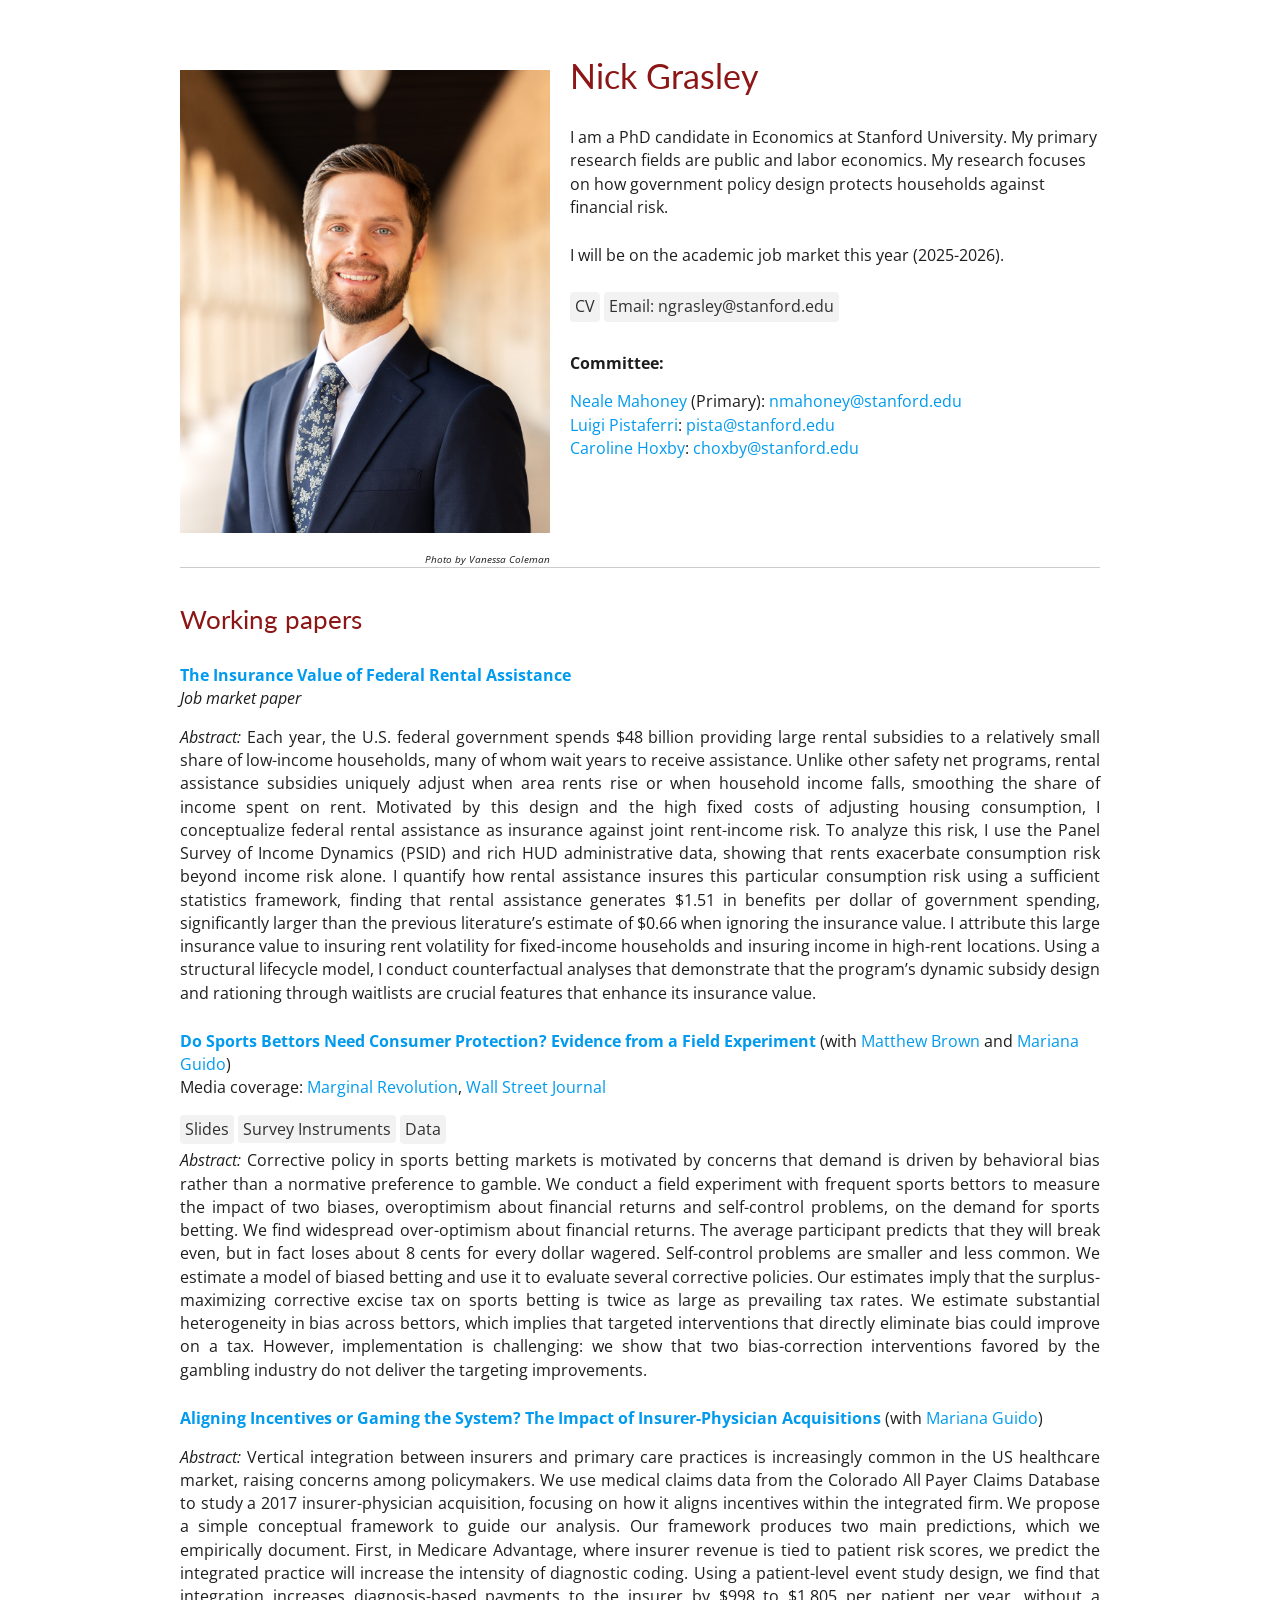
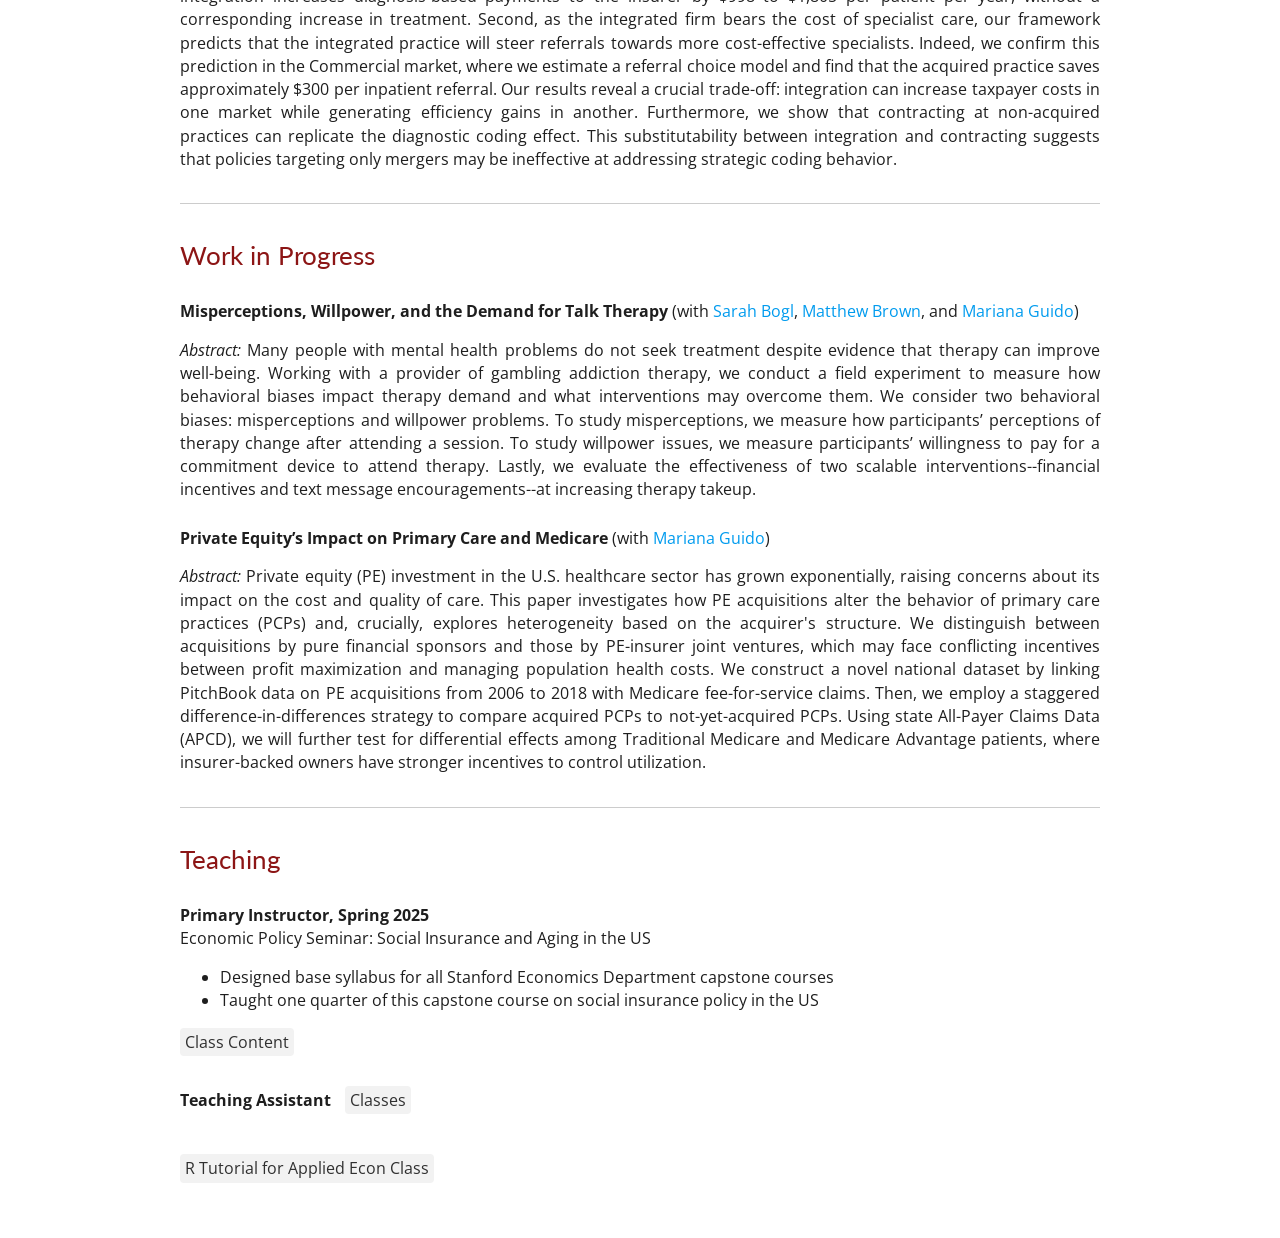
<file: index.html>
<!DOCTYPE html>
<html lang="en">
<head>
    <meta charset="UTF-8">
    <meta name="viewport" content="width=device-width, initial-scale=1.0">
    <link rel="preconnect" href="https://fonts.googleapis.com">
    <link rel="preconnect" href="https://fonts.gstatic.com" crossorigin>
    <link href="https://fonts.googleapis.com/css2?family=Lato&family=Open+Sans:wght@400;600&display=swap" rel="stylesheet">
    <link rel="stylesheet" href="main.css">

    <title>Nick Grasley</title>

    <!-- Google Analytics tracking code -->
    <script async src="https://www.googletagmanager.com/gtag/js?id=G-PX4RQBR217"></script>
    <script>
        window.dataLayer = window.dataLayer || [];
        function gtag(){dataLayer.push(arguments);}
        gtag('js', new Date());
        gtag('config', 'G-PX4RQBR217');
    </script>

    <!-- Add JavaScript for popup functionality -->
<script>
function myFunction(id) {
  var x = document.getElementById(id);
  if (x.style.display === "none" || x.style.display === "") {
    x.style.display = "block";
  } else {
    x.style.display = "none";
  }
}
</script>
    <style>
      #contact {
          margin-bottom: 2rem;
      }

      #contact img {
          max-width: 370px;
          height: auto;
          width: 100%;
      }

      hr {
          margin: 2rem 0;
          border: none;
          border-top: 1px solid #ccc;
          clear: both;
      }

      @media (max-width: 768px) {
          #contact img {
              max-width: 100%;
          }
      }
  </style>
</head>

<body>
<div id="container">
  <div id="center">
    <div id="contact">
      <div style="float: left; margin-right: 20px; max-width: 370px;">
        <img src="avatar.jpg" alt="Photo of Nick Grasley" style="display: block; width: 100%;" />
        <!-- CHANGE 2: Replaced <p> with <div> and set margin-top to control spacing -->
        <div style="font-size: 0.6rem; font-style: italic; text-align: right; margin-top: -14px;">
            Photo by Vanessa Coleman
        </div>
      </div>

      <!--img src="avatar.jpeg" alt="Photo of Nick Grasley" /--> 
      <!-- ADDED PHOTO CREDIT HERE -->
      <!--p style="font-size: 0.8rem; font-style: italic; margin-top: 5px;">Photo by Vanessa Coleman</p-->
 
      <h1>Nick Grasley</h1>

      <div class="text">
        <p>I am a PhD candidate in Economics at Stanford University. My primary research fields are public and labor economics. My research focuses on how government policy design protects households against financial risk.</p>

        <p>I will be on the academic job market this year (2025-2026).</p>

        <p><a href="https://nickgrasley.github.io/assets/nag/cv.pdf" class="button">CV</a> <a href="mailto:ngrasley@stanford.edu" class="button">Email: ngrasley@stanford.edu</a></p>

        <!-- ADDED COMMITTEE MEMBERS HERE -->
        <div style="margin-top: 1.5rem;">
            <p><strong>Committee:</strong></p>
            <ul style="list-style-type: none; padding-left: 0;">
                <li><a href="https://nmahoney.people.stanford.edu">Neale Mahoney</a> (Primary): <a href="mailto:nmahoney@stanford.edu">nmahoney@stanford.edu</a></li>
                <li><a href="https://sites.google.com/view/pistaferri/home">Luigi Pistaferri</a>: <a href="mailto:pista@stanford.edu">pista@stanford.edu</a></li>
                <li><a href="https://economics.stanford.edu/people/caroline-hoxby">Caroline Hoxby</a>: <a href="mailto:choxby@stanford.edu">choxby@stanford.edu</a></li>
            </ul>
        </div>
      </div>
    </div>
    <hr> 

        <h2>Working papers</h2>
        <div class="text">


          <p><a href="https://nickgrasley.github.io/assets/papers/jmp/rent_assist_insurance.pdf"><b>The Insurance Value of Federal Rental Assistance</b></a> <br><i>Job market paper</i> 
          
          <div class="buttonbar mobile-only">
            <button class="button" onclick="myFunction(&quot;abs_jmp&quot;)">Abstract</button>
          </div>
            
          <div class="popup" id="abs_jmp">
           <em>Abstract:</em> Each year, the U.S. federal government spends $48 billion providing large rental subsidies to a relatively small share of low-income households, many of whom wait years to receive assistance. Unlike other safety net programs, rental assistance subsidies uniquely adjust when area rents rise or when household income falls, smoothing the share of income spent on rent. Motivated by this design and the high fixed costs of adjusting housing consumption, I conceptualize federal rental assistance as insurance against joint rent-income risk. To analyze this risk, I use the Panel Survey of Income Dynamics (PSID) and rich HUD administrative data, showing that rents exacerbate consumption risk beyond income risk alone. I quantify how rental assistance insures this particular consumption risk using a sufficient statistics framework, finding that rental assistance generates $1.51 in benefits per dollar of government spending, significantly larger than the previous literature’s estimate of $0.66 when ignoring the insurance value. I attribute this large insurance value to insuring rent volatility for fixed-income households and insuring income in high-rent locations. Using a structural lifecycle model, I conduct counterfactual analyses that demonstrate that the program’s dynamic subsidy design and rationing through waitlists are crucial features that enhance its insurance value.
          </div>
      

          <p><a href="https://nickgrasley.github.io/assets/papers/sportsgambling/sportsbetting.pdf"><b>Do Sports Bettors Need Consumer Protection? Evidence from a Field Experiment</b></a> (with <a href="https://mattbrownecon.github.io/">Matthew Brown</a> and <a href="https://marianaguido.github.io/">Mariana Guido</a>)
            <br> 
            Media coverage: <a href="https://marginalrevolution.com/marginalrevolution/2024/11/are-sports-bettors-overly-optimistic.html?utm_source=rss&utm_medium=rss&utm_campaign=are-sports-bettors-overly-optimistic">Marginal Revolution</a>, <a href="https://www.wsj.com/finance/investing/sports-betting-study-5d9a0044">Wall Street Journal</a> 

          <div class="buttonbar">
            <button class="button mobile-only" onclick="myFunction(&quot;abs_sports&quot;)">Abstract</button>
            <a href="https://nickgrasley.github.io/assets/papers/sportsgambling/slides.pdf" class="button" download>Slides</a>
            <button class="button" onclick="myFunction(&quot;surveys_jmp&quot;)">Survey Instruments</button>            
            <a href="https://www.dropbox.com/scl/fo/r7eztifg07e4d8jo377v6/ANjBX6LcSHyql8BKkYXhMDw?rlkey=81gibx12clkvs6jpske8v14cr&st=mxk1bvaj&dl=0" class="button">Data</a>

          </div>

          <div class="popup" id="abs_sports">
            <em>Abstract:</em> Corrective policy in sports betting markets is motivated by concerns that demand is driven by behavioral bias rather than a normative preference to gamble. We conduct a field experiment with frequent sports bettors to measure the impact of two biases, overoptimism about financial returns and self-control problems, on the demand for sports betting. We find widespread over-optimism about financial returns. The average participant predicts that they will break even, but in fact loses about 8 cents for every dollar wagered. Self-control problems are smaller and less common. We estimate a model of biased betting and use it to evaluate several corrective policies. Our estimates imply that the surplus-maximizing corrective excise tax on sports betting is twice as large as prevailing tax rates. We estimate substantial heterogeneity in bias across bettors, which implies that targeted interventions that directly eliminate bias could improve on a tax. However, implementation is challenging: we show that two bias-correction interventions favored by the gambling industry do not deliver the targeting improvements.
          </div>
<!-- https://www.dropbox.com/scl/fo/r7eztifg07e4d8jo377v6/ANjBX6LcSHyql8BKkYXhMDw?rlkey=81gibx12clkvs6jpske8v14cr&st=mxk1bvaj&dl=0 -->

          <div class="popup" id="surveys_jmp" style="display:none;">
            <p>PDF survey instruments available for download. Qualtrics files are available on request.
              <ul>
                <li><a href="https://nickgrasley.github.io/assets/papers/sportsgambling/Survey1.pdf">Survey 1</a></li>
                <li><a href="https://nickgrasley.github.io/assets/papers/sportsgambling/Survey2.pdf">Survey 2</a></li>
                <li><a href="https://nickgrasley.github.io/assets/papers/sportsgambling/Survey3.pdf">Survey 3</a></li>
              </ul>
          </div>

          <p><a href="https://marianaguido.github.io/assets/papers/jmp/mgjmp.pdf"><b>Aligning Incentives or Gaming the System? The Impact of Insurer-Physician Acquisitions</b></a> (with <a href="https://marianaguido.github.io/">Mariana Guido</a>)
          
          <div class="buttonbar">
            <button class="button mobile-only" onclick="myFunction(&quot;abs_vi&quot;)">Abstract</button>
          </div>
            
          <div class="popup" id="abs_vi">
            <em>Abstract:</em> Vertical integration between insurers and primary care practices is increasingly common in the US healthcare market, raising concerns among policymakers. We use medical claims data from the Colorado All Payer Claims Database to study a 2017 insurer-physician acquisition, focusing on how it aligns incentives within the integrated firm. We propose a simple conceptual framework to guide our analysis. Our framework produces two main predictions, which we empirically document. First, in Medicare Advantage, where insurer revenue is tied to patient risk scores, we predict the integrated practice will increase the intensity of diagnostic coding. Using a patient-level event study design, we find that integration increases diagnosis-based payments to the insurer by $998 to $1,805 per patient per year, without a corresponding increase in treatment. Second, as the integrated firm bears the cost of specialist care, our framework predicts that the integrated practice will steer referrals towards more cost-effective specialists. Indeed, we confirm this prediction in the Commercial market, where we estimate a referral choice model and find that the acquired practice saves approximately $300 per inpatient referral. Our results reveal a crucial trade-off: integration can increase taxpayer costs in one market while generating efficiency gains in another. Furthermore, we show that contracting at non-acquired practices can replicate the diagnostic coding effect. This substitutability between integration and contracting suggests that policies targeting only mergers may be ineffective at addressing strategic coding behavior.
          </div>

        <hr><h2>Work in Progress</h2>
        
        <p><b>Misperceptions, Willpower, and the Demand for Talk Therapy</b>
        (with <a href="mailto:nmahoney@stanford.edu">Sarah Bogl</a>, <a href="https://mattbrownecon.github.io/">Matthew Brown</a>, and <a href="https://marianaguido.github.io/">Mariana Guido</a>)

          <div class="buttonbar">
            <button class="button mobile-only" onclick="myFunction(&quot;abs_therapy&quot;)">Abstract</button>
          </div>
            
          <div class="popup" id="abs_therapy">
            <em>Abstract:</em> Many people with mental health problems do not seek treatment despite evidence that therapy can improve well-being. Working with a provider of gambling addiction therapy, we conduct a field experiment to measure how behavioral biases impact therapy demand and what interventions may overcome them. We consider two behavioral biases: misperceptions and willpower problems. To study misperceptions, we measure how participants’ perceptions of therapy change after attending a session. To study willpower issues, we measure participants’ willingness to pay for a commitment device to attend therapy. Lastly, we evaluate the effectiveness of two scalable interventions--financial incentives and text message encouragements--at increasing therapy takeup.
            </div>
            
        <p><b>Private Equity’s Impact on Primary Care and Medicare</b> (with <a href="https://marianaguido.github.io/">Mariana Guido</a>)
        
        <div class="buttonbar">
          <button class="button mobile-only" onclick="myFunction(&quot;abs_pe&quot;)">Abstract</button>
        </div>

        <div class="popup" id="abs_pe">
          <em>Abstract:</em> Private equity (PE) investment in the U.S. healthcare sector has grown exponentially, raising concerns about its impact on the cost and quality of care. This paper investigates how PE acquisitions alter the behavior of primary care practices (PCPs) and, crucially, explores heterogeneity based on the acquirer's structure. We distinguish between acquisitions by pure financial sponsors and those by PE-insurer joint ventures, which may face conflicting incentives between profit maximization and managing population health costs. We construct a novel national dataset by linking PitchBook data on PE acquisitions from 2006 to 2018 with Medicare fee-for-service claims. Then, we employ a staggered difference-in-differences strategy to compare acquired PCPs to not-yet-acquired PCPs. Using state All-Payer Claims Data (APCD), we will further test for differential effects among Traditional Medicare and Medicare Advantage patients, where insurer-backed owners have stronger incentives to control utilization.
        </div>

  
        <!-- <hr><h2>Publications</h2>
        <div class="text"> -->

        <hr><h2>Teaching</h2>
        
  <p><b>Primary Instructor, Spring 2025</b><br>
  Economic Policy Seminar: Social Insurance and Aging in the US</p>

  <div class="text">
    
    <ul>
      <li>Designed base syllabus for all Stanford Economics Department capstone courses</li>
      <li>Taught one quarter of this capstone course on social insurance policy in the US</li>
    </ul>
    
  </div>

        <div class="buttonbar">
          <button class="button" onclick="myFunction(&quot;teaching_econ101&quot;)">Class Content</button>
        </div>
        <div class="popup" id="teaching_econ101" style="display:none;">
            <div class="text">
              <ul>
                <li>Primary learning goal to research and write a policy memo on a social insurance policy in the US</li>
                <li>Students work in teams to create research question, review literature, analyze data, and write on policy recommendation</li>
                <li><a href="https://nickgrasley.github.io/assets/teaching/econ101/syllabus.pdf" target="_blank">Syllabus</a></li>
                <li><a href="https://nickgrasley.github.io/assets/teaching/econ101/slides.pdf" target="_blank">Class Slides Example</a></li>
                <li><a href="https://nickgrasley.github.io/assets/teaching/econ101/example.pdf" target="_blank">Policy Memo Example</a></li>
              </ul>
            </div>
        </div>
        
<p>
  <b>Teaching Assistant</b>
  <span class="buttonbar-inline">
    <button class="button" onclick="myFunction('TA')">Classes</button>
  </span>
</p>

<div class="popup" id="TA" style="display:none;">
  <div class="text">
    <ul>
      <li>Introduction to Financial Decision Making (Econ 43, 3 quarters)</li>
      <li>Advanced Topics in Econometrics (Econ 102C, 1 quarter)</li>
      <li>Economic Policy Seminar (Econ 101, 2 quarters)</li>
    </ul>
  </div>
</div>

  
      <div style="height: 20px;"></div>
      
      <div class="buttonbar"><a href="https://nickgrasley.github.io/assets/teaching/R Tutorial" class="button">R Tutorial for Applied Econ Class</a></div>


  </div>

</body>
</html>
</file>
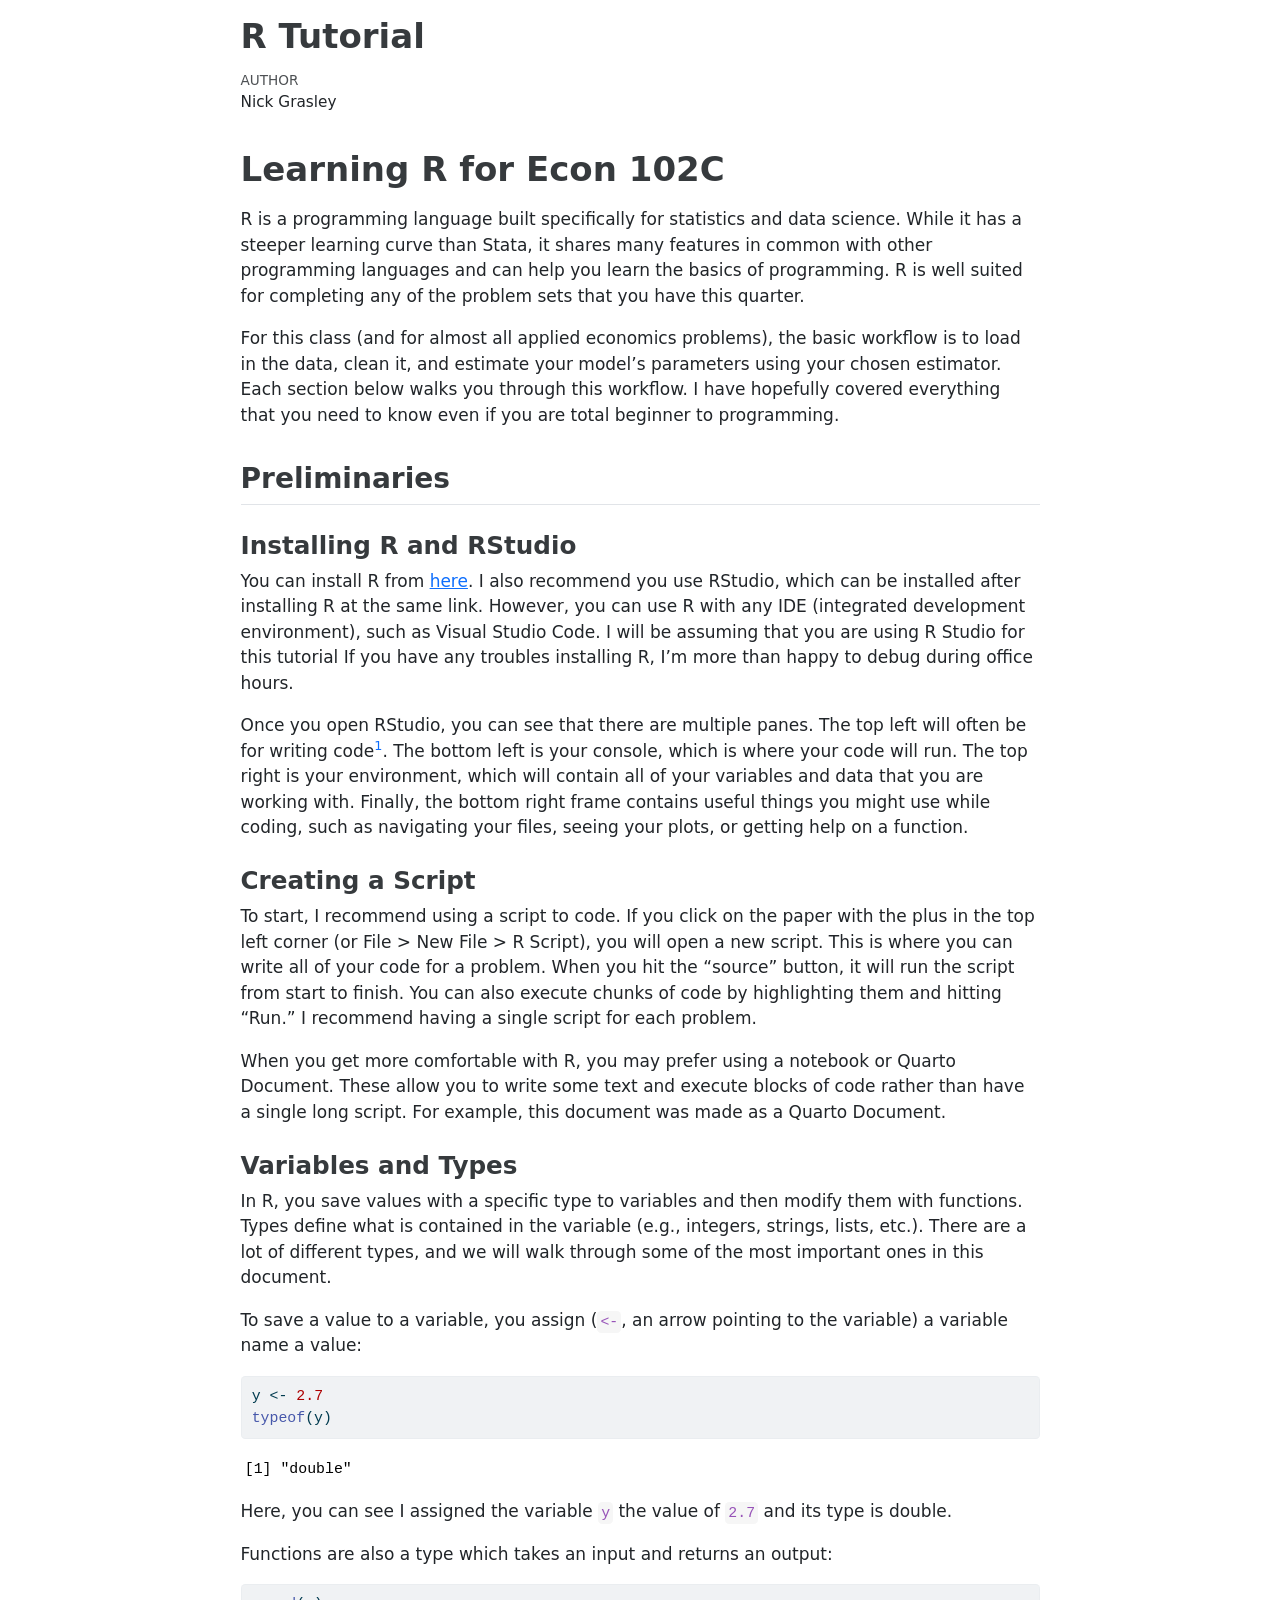
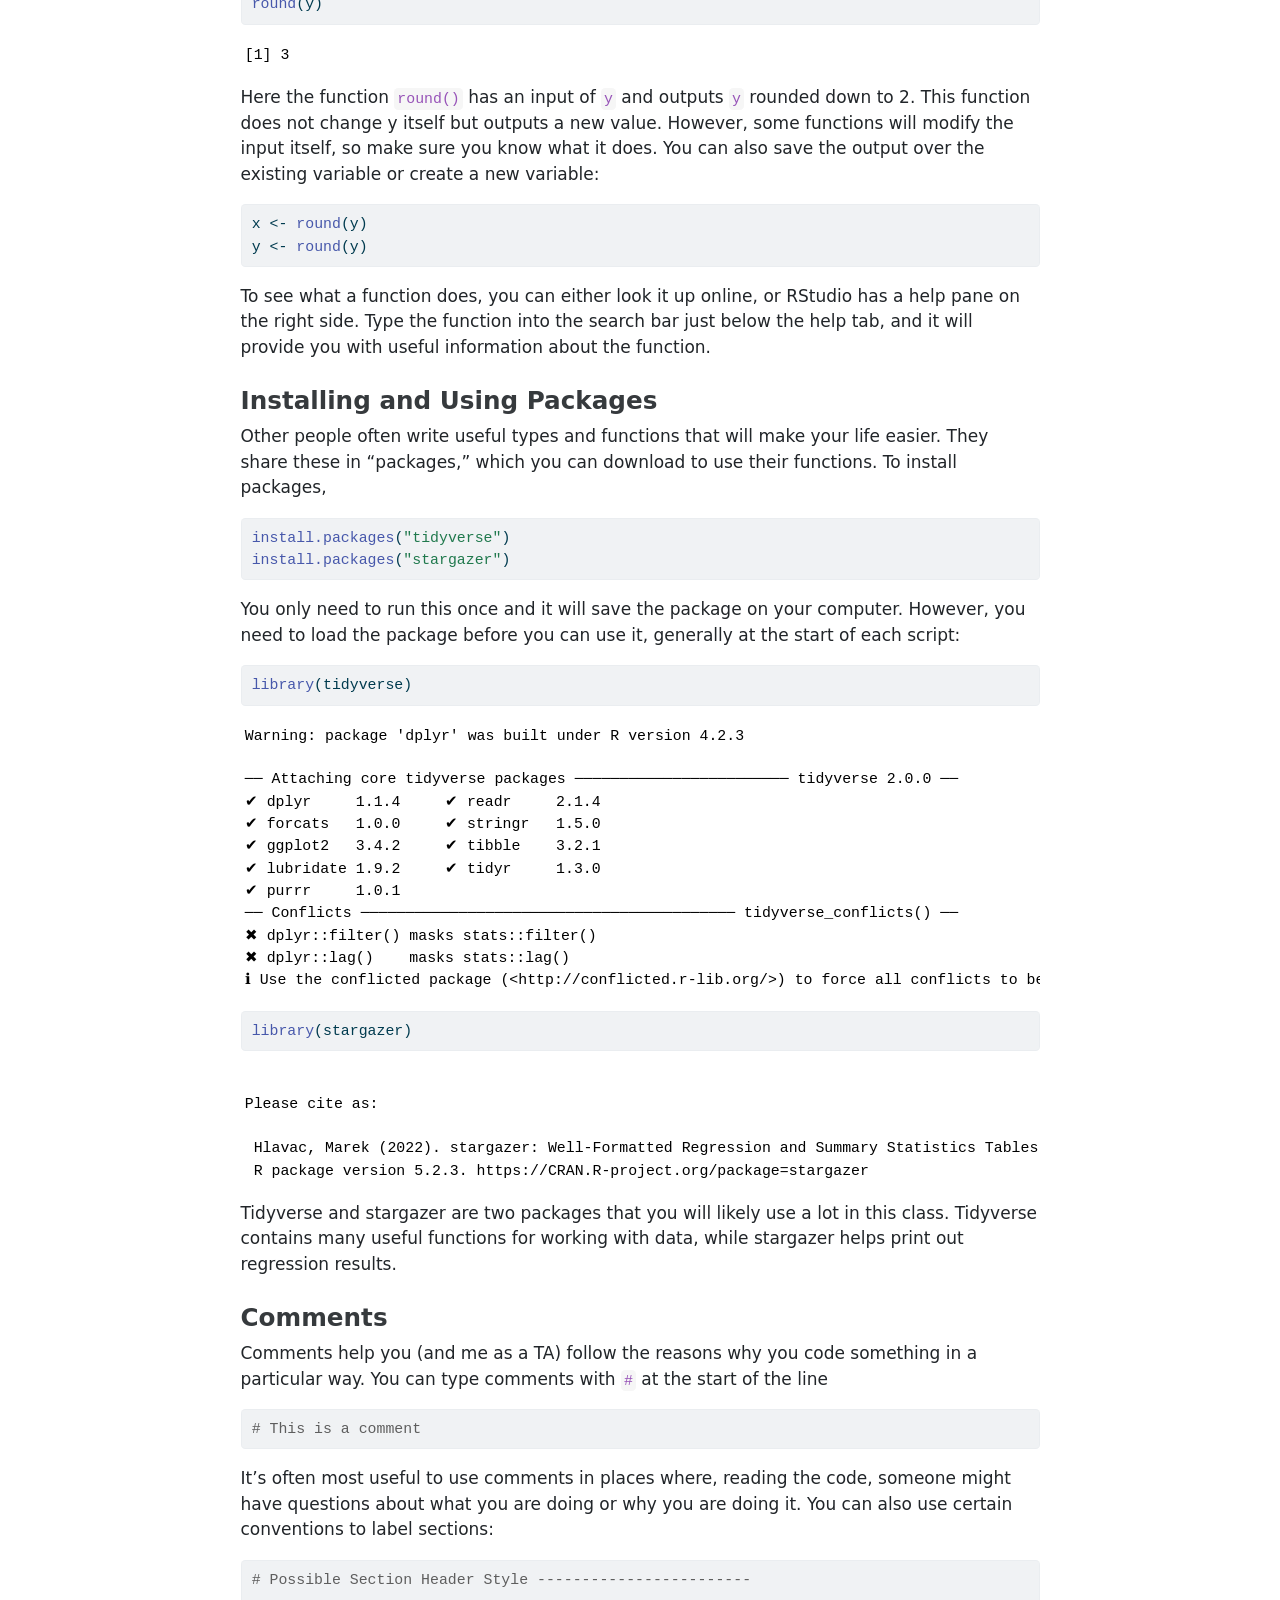
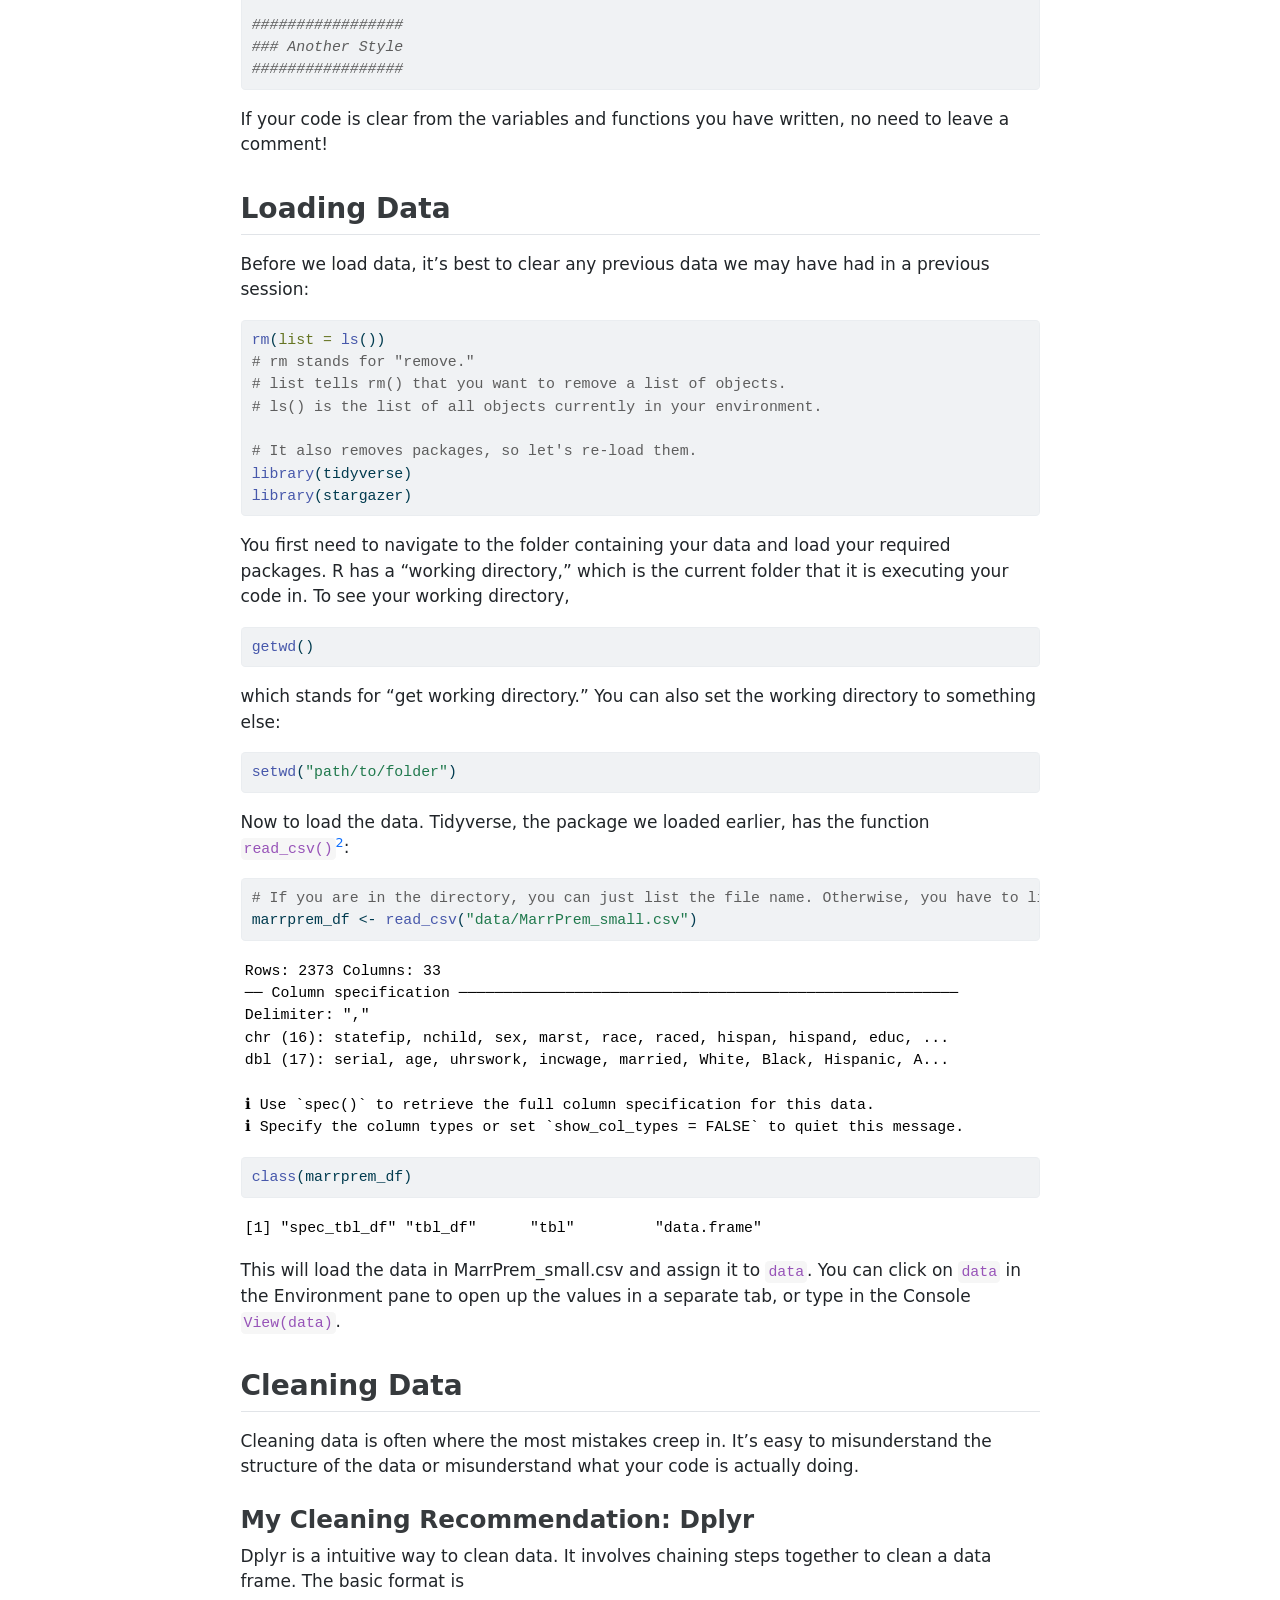
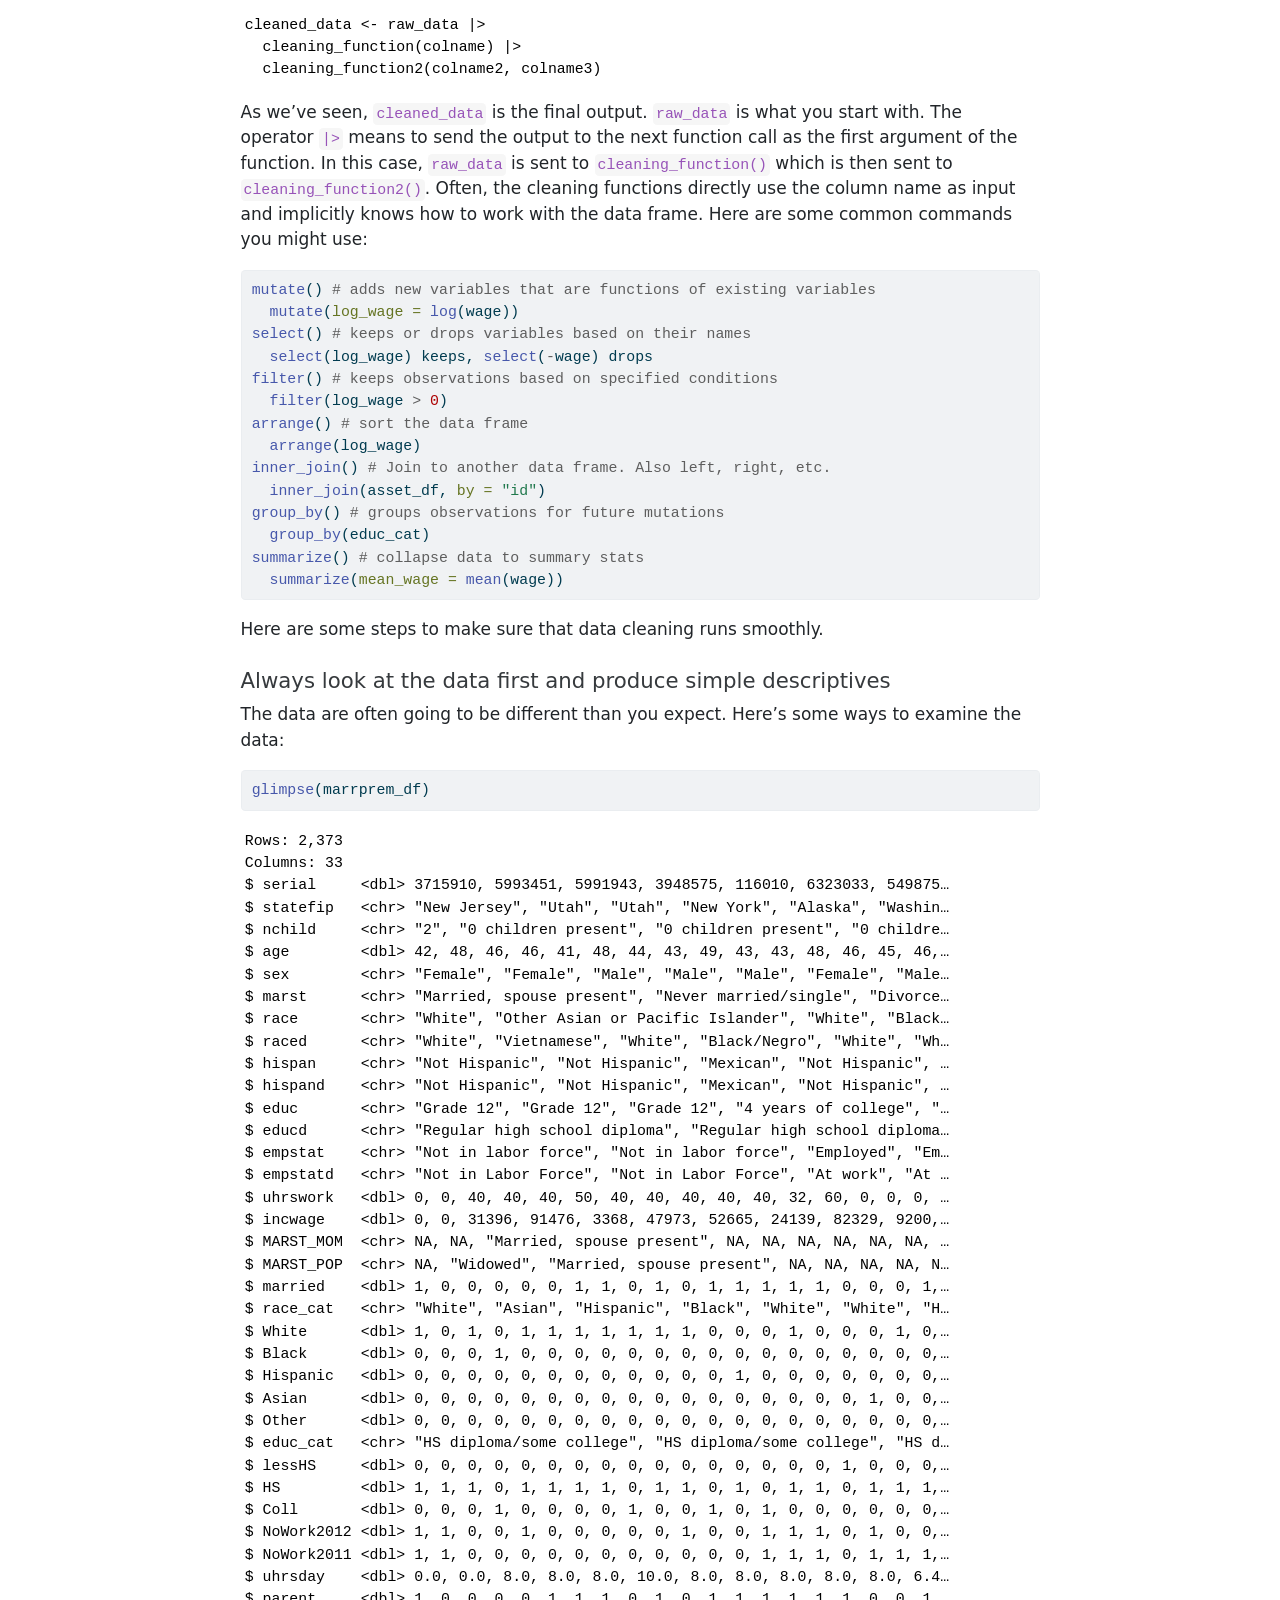
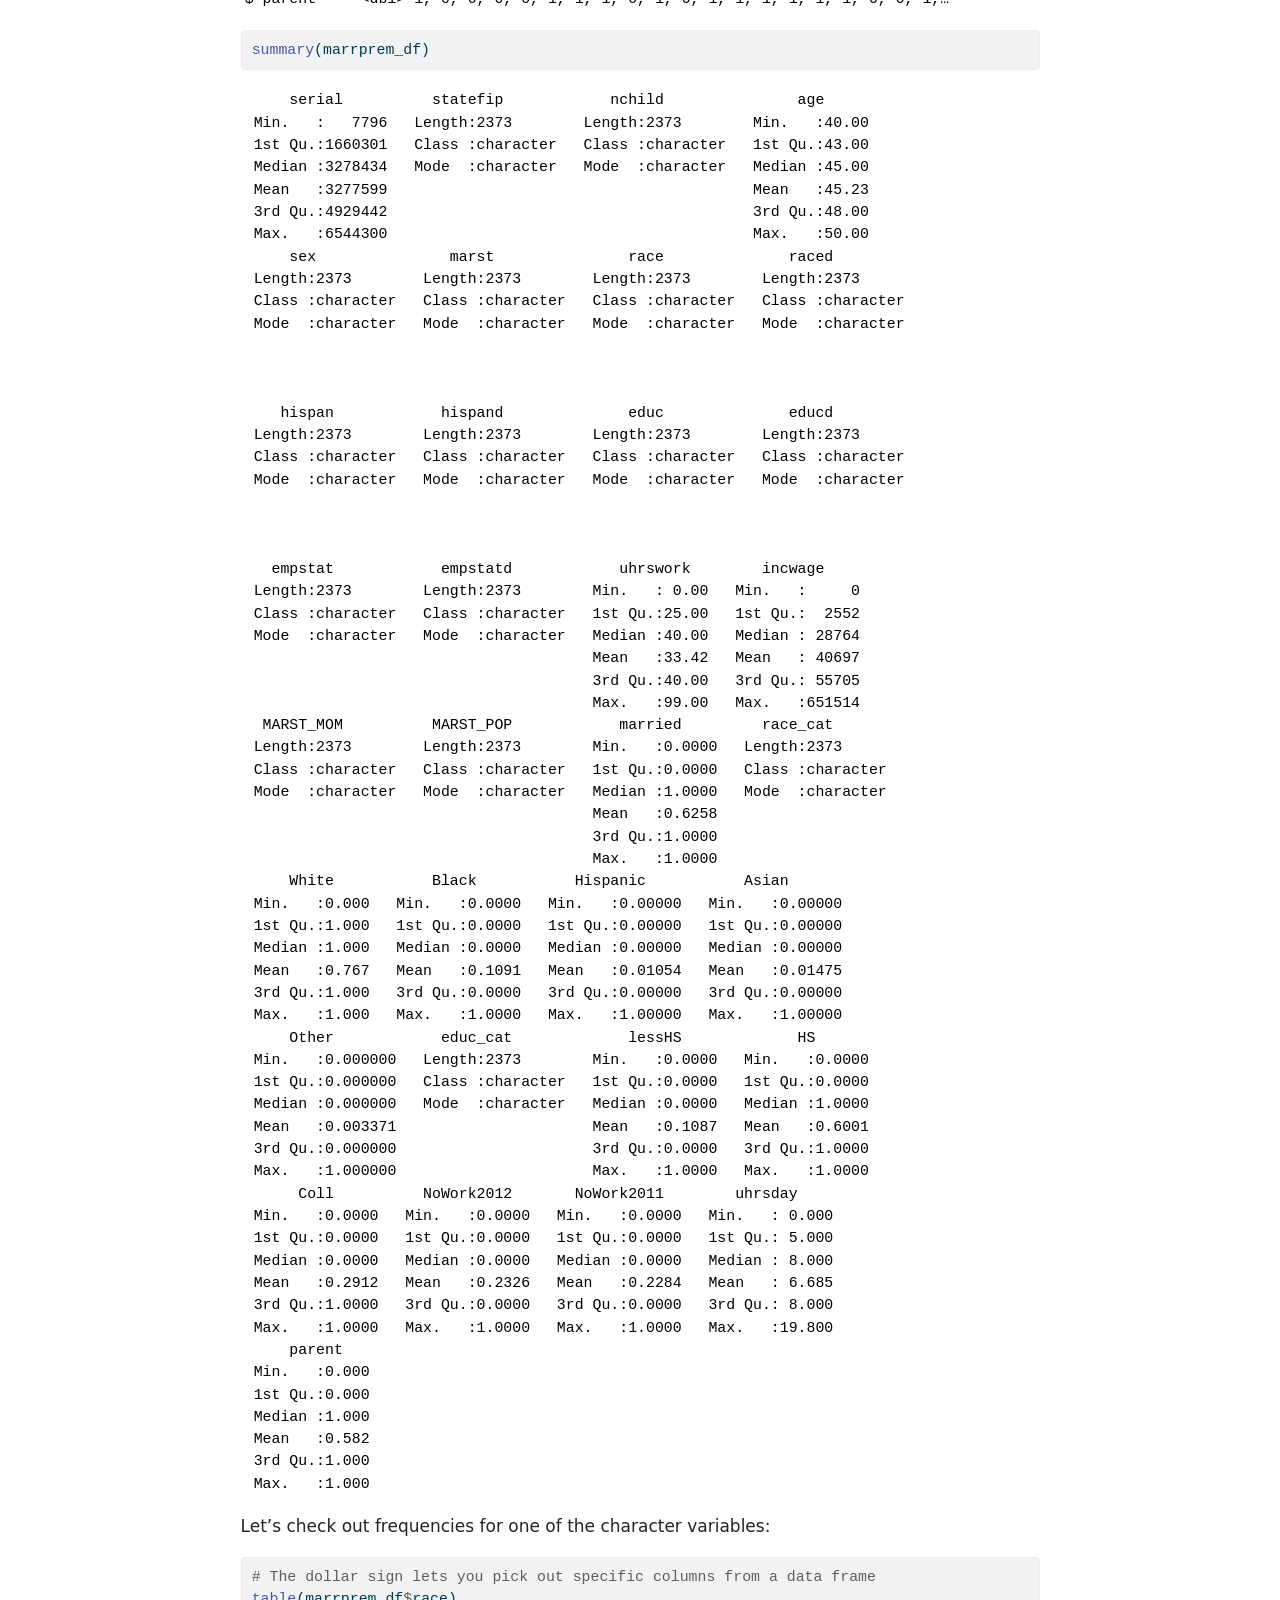
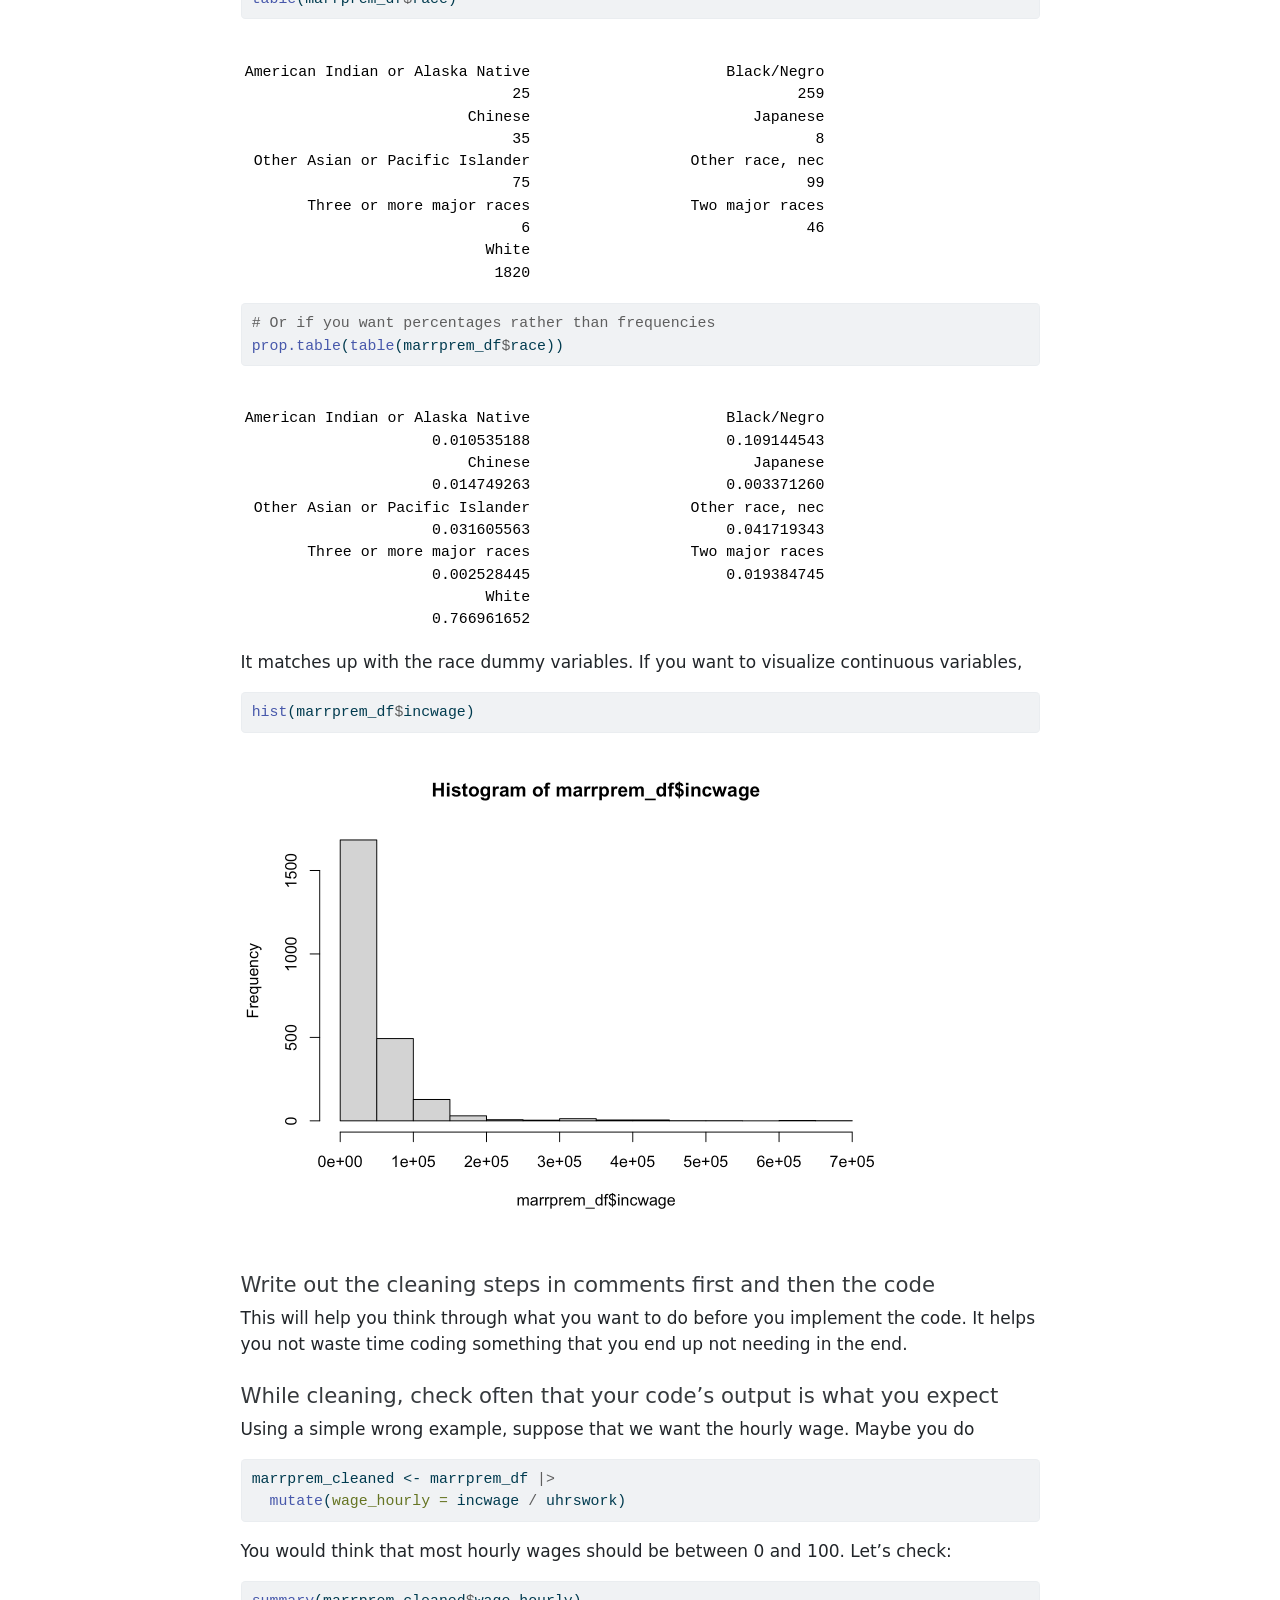
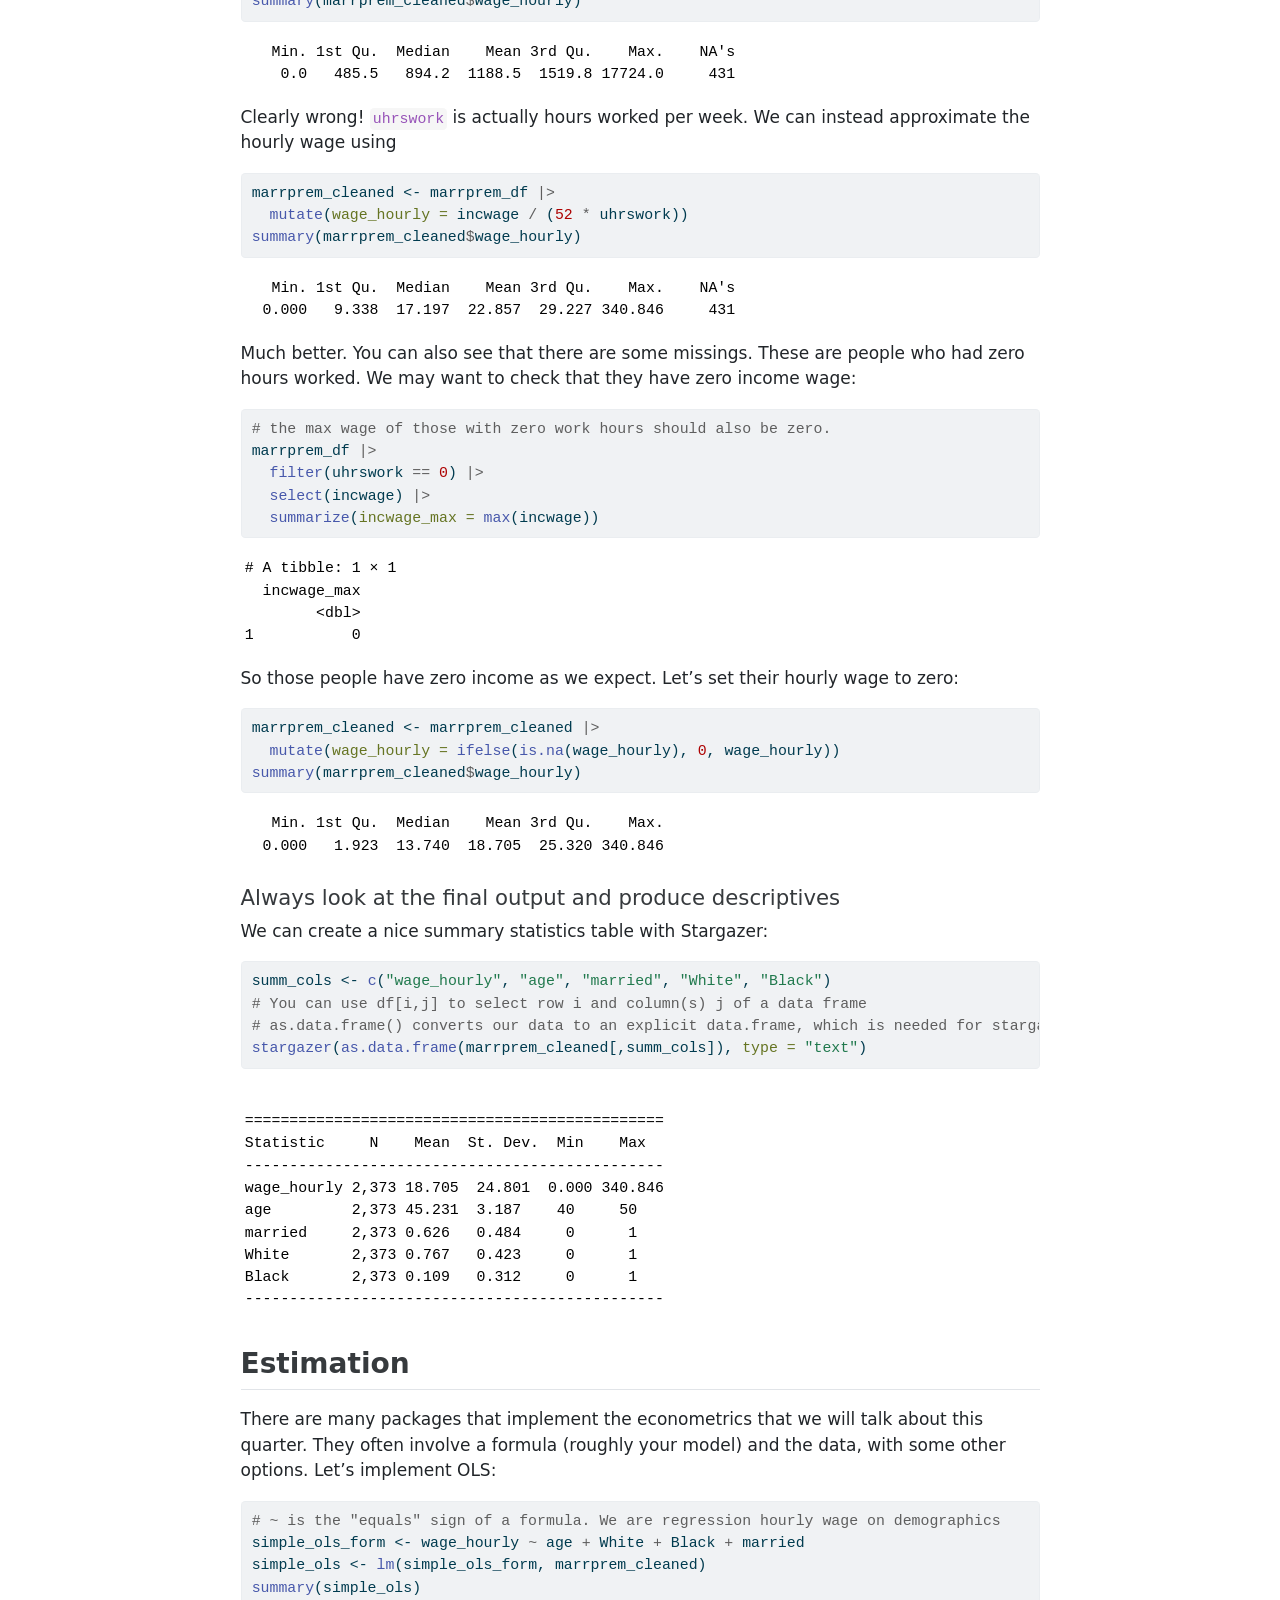
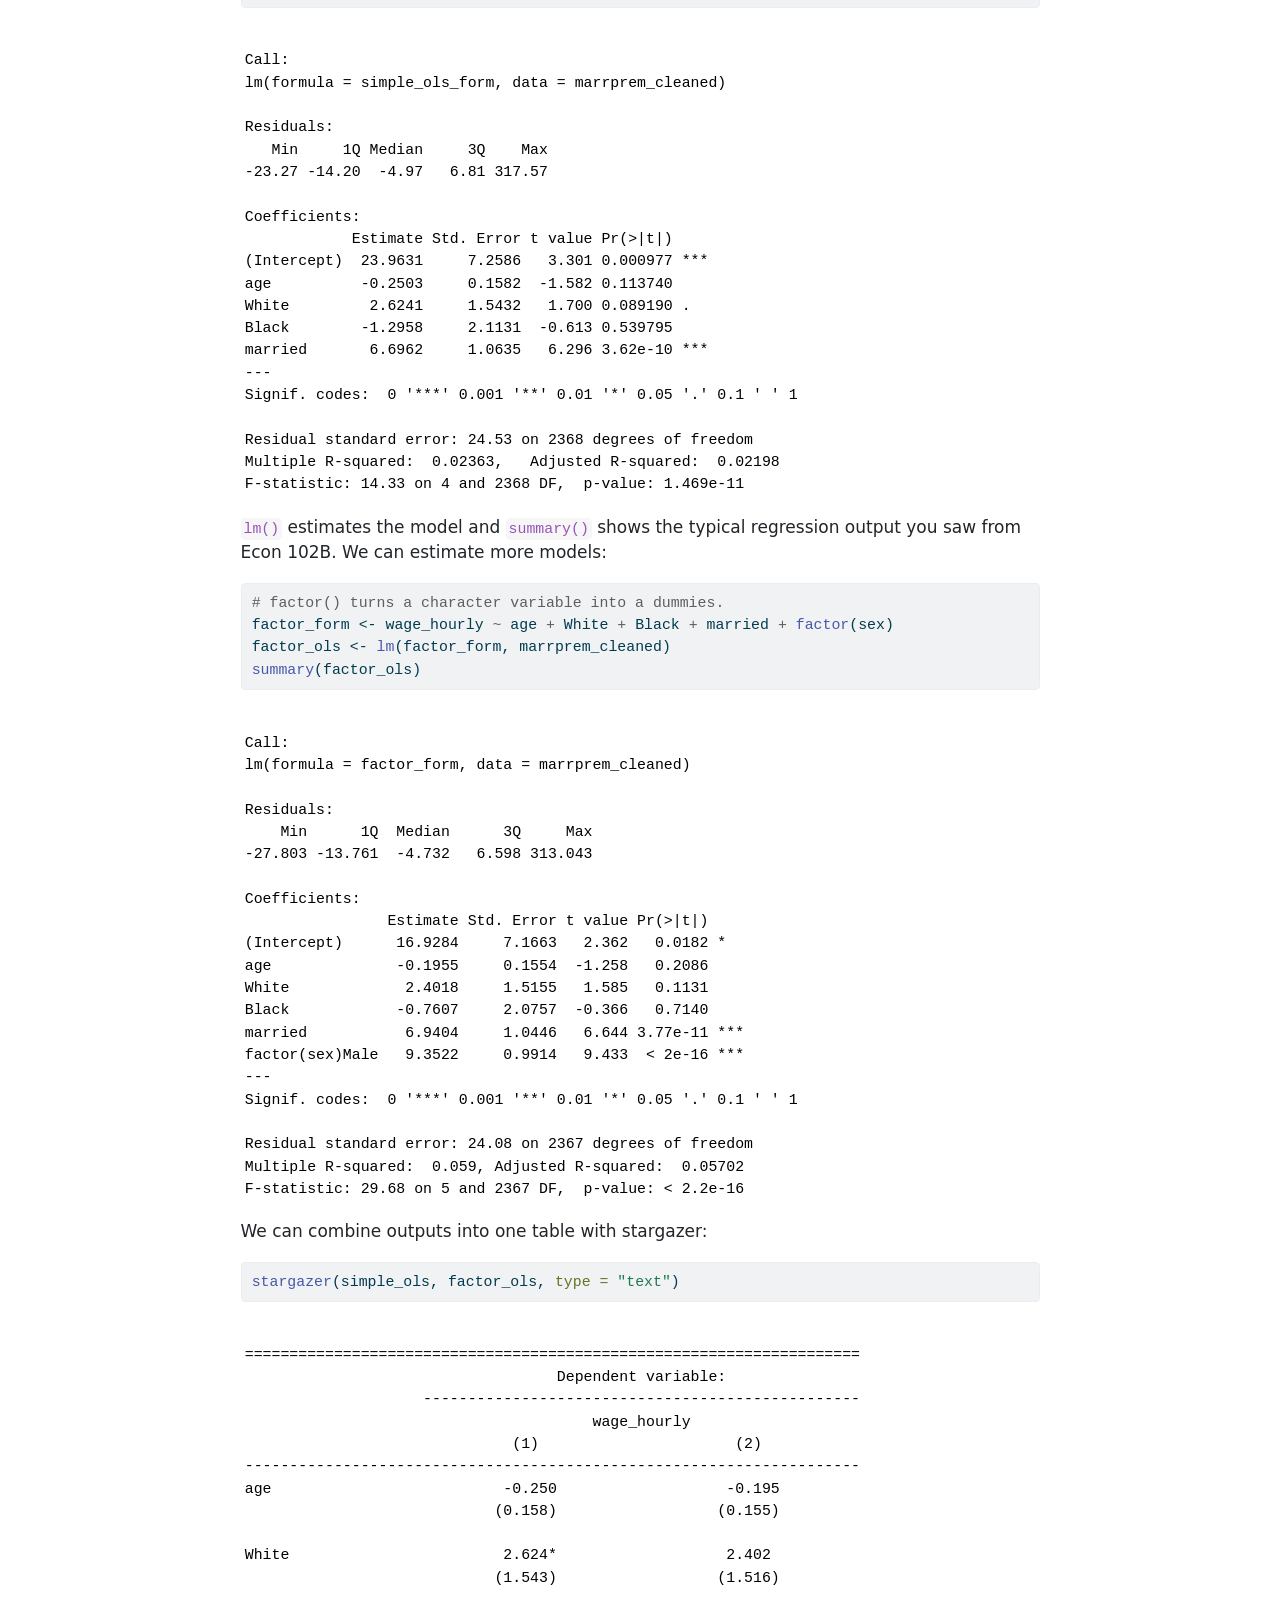
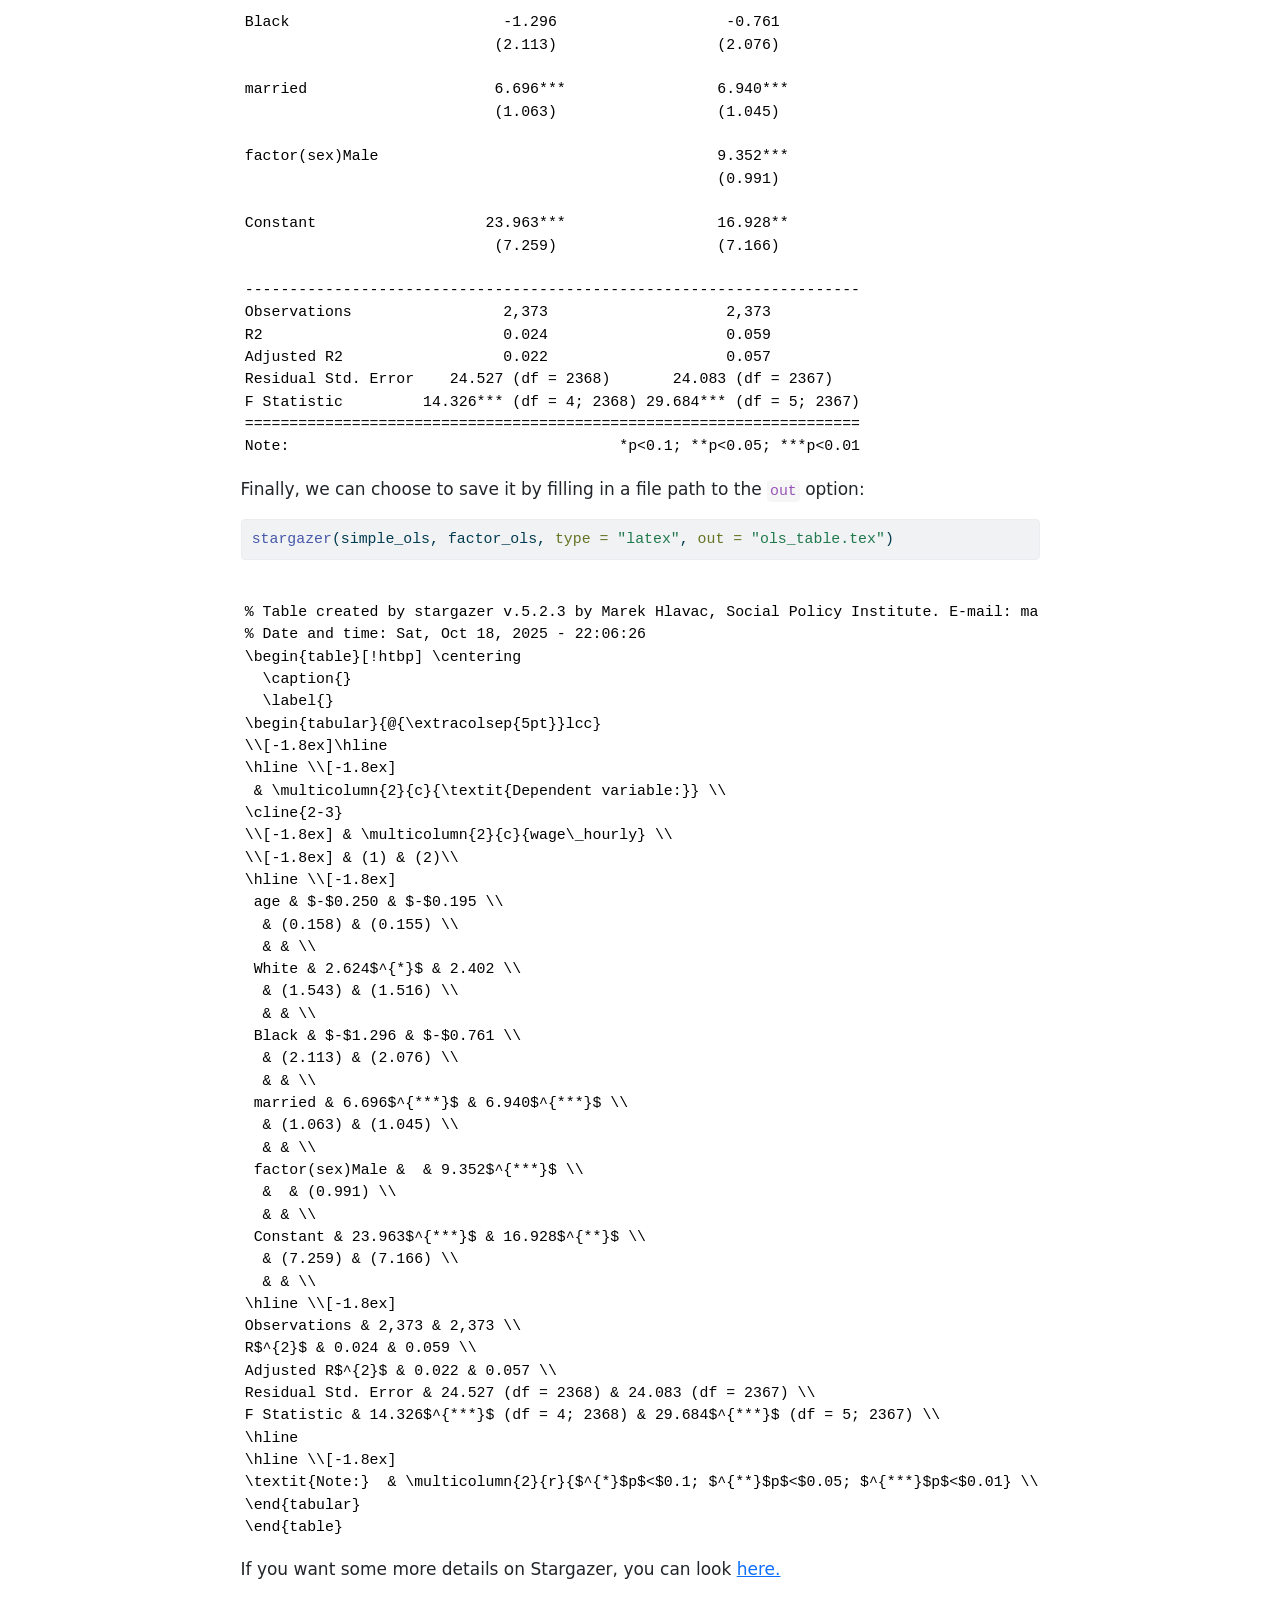
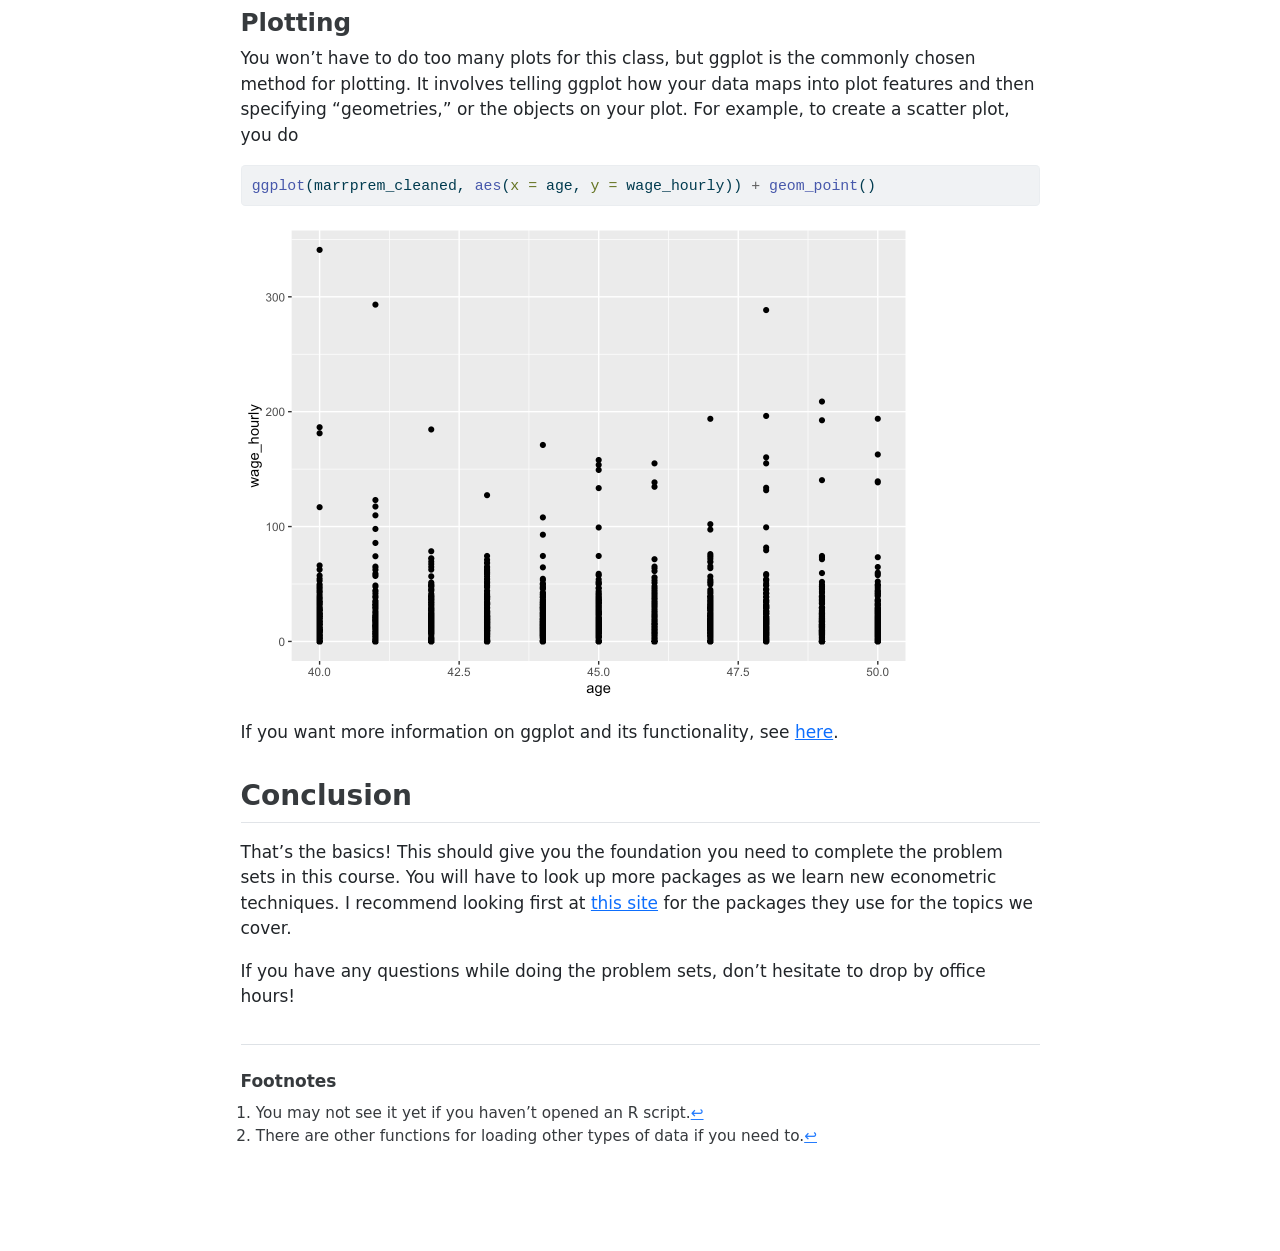
<file: assets/teaching/R Tutorial.html>
<!DOCTYPE html>
<html xmlns="http://www.w3.org/1999/xhtml" lang="en" xml:lang="en"><head>

<meta charset="utf-8">
<meta name="generator" content="quarto-1.3.353">

<meta name="viewport" content="width=device-width, initial-scale=1.0, user-scalable=yes">

<meta name="author" content="Nick Grasley">

<title>R Tutorial</title>
<style>
code{white-space: pre-wrap;}
span.smallcaps{font-variant: small-caps;}
div.columns{display: flex; gap: min(4vw, 1.5em);}
div.column{flex: auto; overflow-x: auto;}
div.hanging-indent{margin-left: 1.5em; text-indent: -1.5em;}
ul.task-list{list-style: none;}
ul.task-list li input[type="checkbox"] {
  width: 0.8em;
  margin: 0 0.8em 0.2em -1em; /* quarto-specific, see https://github.com/quarto-dev/quarto-cli/issues/4556 */ 
  vertical-align: middle;
}
/* CSS for syntax highlighting */
pre > code.sourceCode { white-space: pre; position: relative; }
pre > code.sourceCode > span { display: inline-block; line-height: 1.25; }
pre > code.sourceCode > span:empty { height: 1.2em; }
.sourceCode { overflow: visible; }
code.sourceCode > span { color: inherit; text-decoration: inherit; }
div.sourceCode { margin: 1em 0; }
pre.sourceCode { margin: 0; }
@media screen {
div.sourceCode { overflow: auto; }
}
@media print {
pre > code.sourceCode { white-space: pre-wrap; }
pre > code.sourceCode > span { text-indent: -5em; padding-left: 5em; }
}
pre.numberSource code
  { counter-reset: source-line 0; }
pre.numberSource code > span
  { position: relative; left: -4em; counter-increment: source-line; }
pre.numberSource code > span > a:first-child::before
  { content: counter(source-line);
    position: relative; left: -1em; text-align: right; vertical-align: baseline;
    border: none; display: inline-block;
    -webkit-touch-callout: none; -webkit-user-select: none;
    -khtml-user-select: none; -moz-user-select: none;
    -ms-user-select: none; user-select: none;
    padding: 0 4px; width: 4em;
  }
pre.numberSource { margin-left: 3em;  padding-left: 4px; }
div.sourceCode
  {   }
@media screen {
pre > code.sourceCode > span > a:first-child::before { text-decoration: underline; }
}
</style>


<script src="R Tutorial_files/libs/clipboard/clipboard.min.js"></script>
<script src="R Tutorial_files/libs/quarto-html/quarto.js"></script>
<script src="R Tutorial_files/libs/quarto-html/popper.min.js"></script>
<script src="R Tutorial_files/libs/quarto-html/tippy.umd.min.js"></script>
<script src="R Tutorial_files/libs/quarto-html/anchor.min.js"></script>
<link href="R Tutorial_files/libs/quarto-html/tippy.css" rel="stylesheet">
<link href="R Tutorial_files/libs/quarto-html/quarto-syntax-highlighting.css" rel="stylesheet" id="quarto-text-highlighting-styles">
<script src="R Tutorial_files/libs/bootstrap/bootstrap.min.js"></script>
<link href="R Tutorial_files/libs/bootstrap/bootstrap-icons.css" rel="stylesheet">
<link href="R Tutorial_files/libs/bootstrap/bootstrap.min.css" rel="stylesheet" id="quarto-bootstrap" data-mode="light">


</head>

<body class="fullcontent">

<div id="quarto-content" class="page-columns page-rows-contents page-layout-article">

<main class="content" id="quarto-document-content">

<header id="title-block-header" class="quarto-title-block default">
<div class="quarto-title">
<h1 class="title">R Tutorial</h1>
</div>



<div class="quarto-title-meta">

    <div>
    <div class="quarto-title-meta-heading">Author</div>
    <div class="quarto-title-meta-contents">
             <p>Nick Grasley </p>
          </div>
  </div>
    
  
    
  </div>
  

</header>

<section id="learning-r-for-econ-102c" class="level1">
<h1>Learning R for Econ 102C</h1>
<p>R is a programming language built specifically for statistics and data science. While it has a steeper learning curve than Stata, it shares many features in common with other programming languages and can help you learn the basics of programming. R is well suited for completing any of the problem sets that you have this quarter.</p>
<p>For this class (and for almost all applied economics problems), the basic workflow is to load in the data, clean it, and estimate your model’s parameters using your chosen estimator. Each section below walks you through this workflow. I have hopefully covered everything that you need to know even if you are total beginner to programming.</p>
<section id="preliminaries" class="level2">
<h2 class="anchored" data-anchor-id="preliminaries">Preliminaries</h2>
<section id="installing-r-and-rstudio" class="level3">
<h3 class="anchored" data-anchor-id="installing-r-and-rstudio">Installing R and RStudio</h3>
<p>You can install R from <a href="https://posit.co/download/rstudio-desktop/" title="link to R installer">here</a>. I also recommend you use RStudio, which can be installed after installing R at the same link. However, you can use R with any IDE (integrated development environment), such as Visual Studio Code. I will be assuming that you are using R Studio for this tutorial If you have any troubles installing R, I’m more than happy to debug during office hours.</p>
<p>Once you open RStudio, you can see that there are multiple panes. The top left will often be for writing code<a href="#fn1" class="footnote-ref" id="fnref1" role="doc-noteref"><sup>1</sup></a>. The bottom left is your console, which is where your code will run. The top right is your environment, which will contain all of your variables and data that you are working with. Finally, the bottom right frame contains useful things you might use while coding, such as navigating your files, seeing your plots, or getting help on a function.</p>
</section>
<section id="creating-a-script" class="level3">
<h3 class="anchored" data-anchor-id="creating-a-script">Creating a Script</h3>
<p>To start, I recommend using a script to code. If you click on the paper with the plus in the top left corner (or File &gt; New File &gt; R Script), you will open a new script. This is where you can write all of your code for a problem. When you hit the “source” button, it will run the script from start to finish. You can also execute chunks of code by highlighting them and hitting “Run.” I recommend having a single script for each problem.</p>
<p>When you get more comfortable with R, you may prefer using a notebook or Quarto Document. These allow you to write some text and execute blocks of code rather than have a single long script. For example, this document was made as a Quarto Document.</p>
</section>
<section id="variables-and-types" class="level3">
<h3 class="anchored" data-anchor-id="variables-and-types">Variables and Types</h3>
<p>In R, you save values with a specific type to variables and then modify them with functions. Types define what is contained in the variable (e.g., integers, strings, lists, etc.). There are a lot of different types, and we will walk through some of the most important ones in this document.</p>
<p>To save a value to a variable, you assign (<code>&lt;-</code>, an arrow pointing to the variable) a variable name a value:</p>
<div class="cell">
<div class="sourceCode cell-code" id="cb1"><pre class="sourceCode r code-with-copy"><code class="sourceCode r"><span id="cb1-1"><a href="#cb1-1" aria-hidden="true" tabindex="-1"></a>y <span class="ot">&lt;-</span> <span class="fl">2.7</span></span>
<span id="cb1-2"><a href="#cb1-2" aria-hidden="true" tabindex="-1"></a><span class="fu">typeof</span>(y)</span></code><button title="Copy to Clipboard" class="code-copy-button"><i class="bi"></i></button></pre></div>
<div class="cell-output cell-output-stdout">
<pre><code>[1] "double"</code></pre>
</div>
</div>
<p>Here, you can see I assigned the variable <code>y</code> the value of <code>2.7</code> and its type is double.</p>
<p>Functions are also a type which takes an input and returns an output:</p>
<div class="cell">
<div class="sourceCode cell-code" id="cb3"><pre class="sourceCode r code-with-copy"><code class="sourceCode r"><span id="cb3-1"><a href="#cb3-1" aria-hidden="true" tabindex="-1"></a><span class="fu">round</span>(y)</span></code><button title="Copy to Clipboard" class="code-copy-button"><i class="bi"></i></button></pre></div>
<div class="cell-output cell-output-stdout">
<pre><code>[1] 3</code></pre>
</div>
</div>
<p>Here the function <code>round()</code> has an input of <code>y</code> and outputs <code>y</code> rounded down to 2. This function does not change y itself but outputs a new value. However, some functions will modify the input itself, so make sure you know what it does. You can also save the output over the existing variable or create a new variable:</p>
<div class="cell">
<div class="sourceCode cell-code" id="cb5"><pre class="sourceCode r code-with-copy"><code class="sourceCode r"><span id="cb5-1"><a href="#cb5-1" aria-hidden="true" tabindex="-1"></a>x <span class="ot">&lt;-</span> <span class="fu">round</span>(y)</span>
<span id="cb5-2"><a href="#cb5-2" aria-hidden="true" tabindex="-1"></a>y <span class="ot">&lt;-</span> <span class="fu">round</span>(y)</span></code><button title="Copy to Clipboard" class="code-copy-button"><i class="bi"></i></button></pre></div>
</div>
<p>To see what a function does, you can either look it up online, or RStudio has a help pane on the right side. Type the function into the search bar just below the help tab, and it will provide you with useful information about the function.</p>
</section>
<section id="installing-and-using-packages" class="level3">
<h3 class="anchored" data-anchor-id="installing-and-using-packages">Installing and Using Packages</h3>
<p>Other people often write useful types and functions that will make your life easier. They share these in “packages,” which you can download to use their functions. To install packages,</p>
<div class="sourceCode" id="cb6"><pre class="sourceCode r code-with-copy"><code class="sourceCode r"><span id="cb6-1"><a href="#cb6-1" aria-hidden="true" tabindex="-1"></a><span class="fu">install.packages</span>(<span class="st">"tidyverse"</span>)</span>
<span id="cb6-2"><a href="#cb6-2" aria-hidden="true" tabindex="-1"></a><span class="fu">install.packages</span>(<span class="st">"stargazer"</span>)</span></code><button title="Copy to Clipboard" class="code-copy-button"><i class="bi"></i></button></pre></div>
<p>You only need to run this once and it will save the package on your computer. However, you need to load the package before you can use it, generally at the start of each script:</p>
<div class="cell">
<div class="sourceCode cell-code" id="cb7"><pre class="sourceCode r code-with-copy"><code class="sourceCode r"><span id="cb7-1"><a href="#cb7-1" aria-hidden="true" tabindex="-1"></a><span class="fu">library</span>(tidyverse)</span></code><button title="Copy to Clipboard" class="code-copy-button"><i class="bi"></i></button></pre></div>
<div class="cell-output cell-output-stderr">
<pre><code>Warning: package 'dplyr' was built under R version 4.2.3</code></pre>
</div>
<div class="cell-output cell-output-stderr">
<pre><code>── Attaching core tidyverse packages ──────────────────────── tidyverse 2.0.0 ──
✔ dplyr     1.1.4     ✔ readr     2.1.4
✔ forcats   1.0.0     ✔ stringr   1.5.0
✔ ggplot2   3.4.2     ✔ tibble    3.2.1
✔ lubridate 1.9.2     ✔ tidyr     1.3.0
✔ purrr     1.0.1     
── Conflicts ────────────────────────────────────────── tidyverse_conflicts() ──
✖ dplyr::filter() masks stats::filter()
✖ dplyr::lag()    masks stats::lag()
ℹ Use the conflicted package (&lt;http://conflicted.r-lib.org/&gt;) to force all conflicts to become errors</code></pre>
</div>
<div class="sourceCode cell-code" id="cb10"><pre class="sourceCode r code-with-copy"><code class="sourceCode r"><span id="cb10-1"><a href="#cb10-1" aria-hidden="true" tabindex="-1"></a><span class="fu">library</span>(stargazer)</span></code><button title="Copy to Clipboard" class="code-copy-button"><i class="bi"></i></button></pre></div>
<div class="cell-output cell-output-stderr">
<pre><code>
Please cite as: 

 Hlavac, Marek (2022). stargazer: Well-Formatted Regression and Summary Statistics Tables.
 R package version 5.2.3. https://CRAN.R-project.org/package=stargazer </code></pre>
</div>
</div>
<p>Tidyverse and stargazer are two packages that you will likely use a lot in this class. Tidyverse contains many useful functions for working with data, while stargazer helps print out regression results.</p>
</section>
<section id="comments" class="level3">
<h3 class="anchored" data-anchor-id="comments">Comments</h3>
<p>Comments help you (and me as a TA) follow the reasons why you code something in a particular way. You can type comments with <code>#</code> at the start of the line</p>
<div class="cell">
<div class="sourceCode cell-code" id="cb12"><pre class="sourceCode r code-with-copy"><code class="sourceCode r"><span id="cb12-1"><a href="#cb12-1" aria-hidden="true" tabindex="-1"></a><span class="co"># This is a comment</span></span></code><button title="Copy to Clipboard" class="code-copy-button"><i class="bi"></i></button></pre></div>
</div>
<p>It’s often most useful to use comments in places where, reading the code, someone might have questions about what you are doing or why you are doing it. You can also use certain conventions to label sections:</p>
<div class="cell">
<div class="sourceCode cell-code" id="cb13"><pre class="sourceCode r code-with-copy"><code class="sourceCode r"><span id="cb13-1"><a href="#cb13-1" aria-hidden="true" tabindex="-1"></a><span class="co"># Possible Section Header Style ------------------------</span></span>
<span id="cb13-2"><a href="#cb13-2" aria-hidden="true" tabindex="-1"></a></span>
<span id="cb13-3"><a href="#cb13-3" aria-hidden="true" tabindex="-1"></a><span class="do">#################</span></span>
<span id="cb13-4"><a href="#cb13-4" aria-hidden="true" tabindex="-1"></a><span class="do">### Another Style</span></span>
<span id="cb13-5"><a href="#cb13-5" aria-hidden="true" tabindex="-1"></a><span class="do">#################</span></span></code><button title="Copy to Clipboard" class="code-copy-button"><i class="bi"></i></button></pre></div>
</div>
<p>If your code is clear from the variables and functions you have written, no need to leave a comment!</p>
</section>
</section>
<section id="loading-data" class="level2">
<h2 class="anchored" data-anchor-id="loading-data">Loading Data</h2>
<p>Before we load data, it’s best to clear any previous data we may have had in a previous session:</p>
<div class="cell">
<div class="sourceCode cell-code" id="cb14"><pre class="sourceCode r code-with-copy"><code class="sourceCode r"><span id="cb14-1"><a href="#cb14-1" aria-hidden="true" tabindex="-1"></a><span class="fu">rm</span>(<span class="at">list =</span> <span class="fu">ls</span>())</span>
<span id="cb14-2"><a href="#cb14-2" aria-hidden="true" tabindex="-1"></a><span class="co"># rm stands for "remove."</span></span>
<span id="cb14-3"><a href="#cb14-3" aria-hidden="true" tabindex="-1"></a><span class="co"># list tells rm() that you want to remove a list of objects.</span></span>
<span id="cb14-4"><a href="#cb14-4" aria-hidden="true" tabindex="-1"></a><span class="co"># ls() is the list of all objects currently in your environment.</span></span>
<span id="cb14-5"><a href="#cb14-5" aria-hidden="true" tabindex="-1"></a></span>
<span id="cb14-6"><a href="#cb14-6" aria-hidden="true" tabindex="-1"></a><span class="co"># It also removes packages, so let's re-load them.</span></span>
<span id="cb14-7"><a href="#cb14-7" aria-hidden="true" tabindex="-1"></a><span class="fu">library</span>(tidyverse)</span>
<span id="cb14-8"><a href="#cb14-8" aria-hidden="true" tabindex="-1"></a><span class="fu">library</span>(stargazer)</span></code><button title="Copy to Clipboard" class="code-copy-button"><i class="bi"></i></button></pre></div>
</div>
<p>You first need to navigate to the folder containing your data and load your required packages. R has a “working directory,” which is the current folder that it is executing your code in. To see your working directory,</p>
<div class="sourceCode" id="cb15"><pre class="sourceCode r code-with-copy"><code class="sourceCode r"><span id="cb15-1"><a href="#cb15-1" aria-hidden="true" tabindex="-1"></a><span class="fu">getwd</span>()</span></code><button title="Copy to Clipboard" class="code-copy-button"><i class="bi"></i></button></pre></div>
<p>which stands for “get working directory.” You can also set the working directory to something else:</p>
<div class="sourceCode" id="cb16"><pre class="sourceCode r code-with-copy"><code class="sourceCode r"><span id="cb16-1"><a href="#cb16-1" aria-hidden="true" tabindex="-1"></a><span class="fu">setwd</span>(<span class="st">"path/to/folder"</span>)</span></code><button title="Copy to Clipboard" class="code-copy-button"><i class="bi"></i></button></pre></div>
<p>Now to load the data. Tidyverse, the package we loaded earlier, has the function <code>read_csv()</code><a href="#fn2" class="footnote-ref" id="fnref2" role="doc-noteref"><sup>2</sup></a>:</p>
<div class="cell">
<div class="sourceCode cell-code" id="cb17"><pre class="sourceCode r code-with-copy"><code class="sourceCode r"><span id="cb17-1"><a href="#cb17-1" aria-hidden="true" tabindex="-1"></a><span class="co"># If you are in the directory, you can just list the file name. Otherwise, you have to list the full path or the path from the working directory to the file.</span></span>
<span id="cb17-2"><a href="#cb17-2" aria-hidden="true" tabindex="-1"></a>marrprem_df <span class="ot">&lt;-</span> <span class="fu">read_csv</span>(<span class="st">"data/MarrPrem_small.csv"</span>)</span></code><button title="Copy to Clipboard" class="code-copy-button"><i class="bi"></i></button></pre></div>
<div class="cell-output cell-output-stderr">
<pre><code>Rows: 2373 Columns: 33
── Column specification ────────────────────────────────────────────────────────
Delimiter: ","
chr (16): statefip, nchild, sex, marst, race, raced, hispan, hispand, educ, ...
dbl (17): serial, age, uhrswork, incwage, married, White, Black, Hispanic, A...

ℹ Use `spec()` to retrieve the full column specification for this data.
ℹ Specify the column types or set `show_col_types = FALSE` to quiet this message.</code></pre>
</div>
<div class="sourceCode cell-code" id="cb19"><pre class="sourceCode r code-with-copy"><code class="sourceCode r"><span id="cb19-1"><a href="#cb19-1" aria-hidden="true" tabindex="-1"></a><span class="fu">class</span>(marrprem_df)</span></code><button title="Copy to Clipboard" class="code-copy-button"><i class="bi"></i></button></pre></div>
<div class="cell-output cell-output-stdout">
<pre><code>[1] "spec_tbl_df" "tbl_df"      "tbl"         "data.frame" </code></pre>
</div>
</div>
<p>This will load the data in MarrPrem_small.csv and assign it to <code>data</code>. You can click on <code>data</code> in the Environment pane to open up the values in a separate tab, or type in the Console <code>View(data)</code>.</p>
</section>
<section id="cleaning-data" class="level2">
<h2 class="anchored" data-anchor-id="cleaning-data">Cleaning Data</h2>
<p>Cleaning data is often where the most mistakes creep in. It’s easy to misunderstand the structure of the data or misunderstand what your code is actually doing.</p>
<section id="my-cleaning-recommendation-dplyr" class="level3">
<h3 class="anchored" data-anchor-id="my-cleaning-recommendation-dplyr">My Cleaning Recommendation: Dplyr</h3>
<p>Dplyr is a intuitive way to clean data. It involves chaining steps together to clean a data frame. The basic format is</p>
<pre><code>cleaned_data &lt;- raw_data |&gt;
  cleaning_function(colname) |&gt;
  cleaning_function2(colname2, colname3)</code></pre>
<p>As we’ve seen, <code>cleaned_data</code> is the final output. <code>raw_data</code> is what you start with. The operator <code>|&gt;</code> means to send the output to the next function call as the first argument of the function. In this case, <code>raw_data</code> is sent to <code>cleaning_function()</code> which is then sent to <code>cleaning_function2()</code>. Often, the cleaning functions directly use the column name as input and implicitly knows how to work with the data frame. Here are some common commands you might use:</p>
<div class="sourceCode" id="cb22"><pre class="sourceCode r code-with-copy"><code class="sourceCode r"><span id="cb22-1"><a href="#cb22-1" aria-hidden="true" tabindex="-1"></a><span class="fu">mutate</span>() <span class="co"># adds new variables that are functions of existing variables</span></span>
<span id="cb22-2"><a href="#cb22-2" aria-hidden="true" tabindex="-1"></a>  <span class="fu">mutate</span>(<span class="at">log_wage =</span> <span class="fu">log</span>(wage))</span>
<span id="cb22-3"><a href="#cb22-3" aria-hidden="true" tabindex="-1"></a><span class="fu">select</span>() <span class="co"># keeps or drops variables based on their names</span></span>
<span id="cb22-4"><a href="#cb22-4" aria-hidden="true" tabindex="-1"></a>  <span class="fu">select</span>(log_wage) keeps, <span class="fu">select</span>(<span class="sc">-</span>wage) drops</span>
<span id="cb22-5"><a href="#cb22-5" aria-hidden="true" tabindex="-1"></a><span class="fu">filter</span>() <span class="co"># keeps observations based on specified conditions</span></span>
<span id="cb22-6"><a href="#cb22-6" aria-hidden="true" tabindex="-1"></a>  <span class="fu">filter</span>(log_wage <span class="sc">&gt;</span> <span class="dv">0</span>)</span>
<span id="cb22-7"><a href="#cb22-7" aria-hidden="true" tabindex="-1"></a><span class="fu">arrange</span>() <span class="co"># sort the data frame</span></span>
<span id="cb22-8"><a href="#cb22-8" aria-hidden="true" tabindex="-1"></a>  <span class="fu">arrange</span>(log_wage)</span>
<span id="cb22-9"><a href="#cb22-9" aria-hidden="true" tabindex="-1"></a><span class="fu">inner_join</span>() <span class="co"># Join to another data frame. Also left, right, etc.</span></span>
<span id="cb22-10"><a href="#cb22-10" aria-hidden="true" tabindex="-1"></a>  <span class="fu">inner_join</span>(asset_df, <span class="at">by =</span> <span class="st">"id"</span>)</span>
<span id="cb22-11"><a href="#cb22-11" aria-hidden="true" tabindex="-1"></a><span class="fu">group_by</span>() <span class="co"># groups observations for future mutations</span></span>
<span id="cb22-12"><a href="#cb22-12" aria-hidden="true" tabindex="-1"></a>  <span class="fu">group_by</span>(educ_cat)</span>
<span id="cb22-13"><a href="#cb22-13" aria-hidden="true" tabindex="-1"></a><span class="fu">summarize</span>() <span class="co"># collapse data to summary stats</span></span>
<span id="cb22-14"><a href="#cb22-14" aria-hidden="true" tabindex="-1"></a>  <span class="fu">summarize</span>(<span class="at">mean_wage =</span> <span class="fu">mean</span>(wage))</span></code><button title="Copy to Clipboard" class="code-copy-button"><i class="bi"></i></button></pre></div>
<p>Here are some steps to make sure that data cleaning runs smoothly.</p>
<section id="always-look-at-the-data-first-and-produce-simple-descriptives" class="level4">
<h4 class="anchored" data-anchor-id="always-look-at-the-data-first-and-produce-simple-descriptives">Always look at the data first and produce simple descriptives</h4>
<p>The data are often going to be different than you expect. Here’s some ways to examine the data:</p>
<div class="cell">
<div class="sourceCode cell-code" id="cb23"><pre class="sourceCode r code-with-copy"><code class="sourceCode r"><span id="cb23-1"><a href="#cb23-1" aria-hidden="true" tabindex="-1"></a><span class="fu">glimpse</span>(marrprem_df)</span></code><button title="Copy to Clipboard" class="code-copy-button"><i class="bi"></i></button></pre></div>
<div class="cell-output cell-output-stdout">
<pre><code>Rows: 2,373
Columns: 33
$ serial     &lt;dbl&gt; 3715910, 5993451, 5991943, 3948575, 116010, 6323033, 549875…
$ statefip   &lt;chr&gt; "New Jersey", "Utah", "Utah", "New York", "Alaska", "Washin…
$ nchild     &lt;chr&gt; "2", "0 children present", "0 children present", "0 childre…
$ age        &lt;dbl&gt; 42, 48, 46, 46, 41, 48, 44, 43, 49, 43, 43, 48, 46, 45, 46,…
$ sex        &lt;chr&gt; "Female", "Female", "Male", "Male", "Male", "Female", "Male…
$ marst      &lt;chr&gt; "Married, spouse present", "Never married/single", "Divorce…
$ race       &lt;chr&gt; "White", "Other Asian or Pacific Islander", "White", "Black…
$ raced      &lt;chr&gt; "White", "Vietnamese", "White", "Black/Negro", "White", "Wh…
$ hispan     &lt;chr&gt; "Not Hispanic", "Not Hispanic", "Mexican", "Not Hispanic", …
$ hispand    &lt;chr&gt; "Not Hispanic", "Not Hispanic", "Mexican", "Not Hispanic", …
$ educ       &lt;chr&gt; "Grade 12", "Grade 12", "Grade 12", "4 years of college", "…
$ educd      &lt;chr&gt; "Regular high school diploma", "Regular high school diploma…
$ empstat    &lt;chr&gt; "Not in labor force", "Not in labor force", "Employed", "Em…
$ empstatd   &lt;chr&gt; "Not in Labor Force", "Not in Labor Force", "At work", "At …
$ uhrswork   &lt;dbl&gt; 0, 0, 40, 40, 40, 50, 40, 40, 40, 40, 40, 32, 60, 0, 0, 0, …
$ incwage    &lt;dbl&gt; 0, 0, 31396, 91476, 3368, 47973, 52665, 24139, 82329, 9200,…
$ MARST_MOM  &lt;chr&gt; NA, NA, "Married, spouse present", NA, NA, NA, NA, NA, NA, …
$ MARST_POP  &lt;chr&gt; NA, "Widowed", "Married, spouse present", NA, NA, NA, NA, N…
$ married    &lt;dbl&gt; 1, 0, 0, 0, 0, 0, 1, 1, 0, 1, 0, 1, 1, 1, 1, 1, 0, 0, 0, 1,…
$ race_cat   &lt;chr&gt; "White", "Asian", "Hispanic", "Black", "White", "White", "H…
$ White      &lt;dbl&gt; 1, 0, 1, 0, 1, 1, 1, 1, 1, 1, 1, 0, 0, 0, 1, 0, 0, 0, 1, 0,…
$ Black      &lt;dbl&gt; 0, 0, 0, 1, 0, 0, 0, 0, 0, 0, 0, 0, 0, 0, 0, 0, 0, 0, 0, 0,…
$ Hispanic   &lt;dbl&gt; 0, 0, 0, 0, 0, 0, 0, 0, 0, 0, 0, 0, 1, 0, 0, 0, 0, 0, 0, 0,…
$ Asian      &lt;dbl&gt; 0, 0, 0, 0, 0, 0, 0, 0, 0, 0, 0, 0, 0, 0, 0, 0, 0, 1, 0, 0,…
$ Other      &lt;dbl&gt; 0, 0, 0, 0, 0, 0, 0, 0, 0, 0, 0, 0, 0, 0, 0, 0, 0, 0, 0, 0,…
$ educ_cat   &lt;chr&gt; "HS diploma/some college", "HS diploma/some college", "HS d…
$ lessHS     &lt;dbl&gt; 0, 0, 0, 0, 0, 0, 0, 0, 0, 0, 0, 0, 0, 0, 0, 0, 1, 0, 0, 0,…
$ HS         &lt;dbl&gt; 1, 1, 1, 0, 1, 1, 1, 1, 0, 1, 1, 0, 1, 0, 1, 1, 0, 1, 1, 1,…
$ Coll       &lt;dbl&gt; 0, 0, 0, 1, 0, 0, 0, 0, 1, 0, 0, 1, 0, 1, 0, 0, 0, 0, 0, 0,…
$ NoWork2012 &lt;dbl&gt; 1, 1, 0, 0, 1, 0, 0, 0, 0, 0, 1, 0, 0, 1, 1, 1, 0, 1, 0, 0,…
$ NoWork2011 &lt;dbl&gt; 1, 1, 0, 0, 0, 0, 0, 0, 0, 0, 0, 0, 0, 1, 1, 1, 0, 1, 1, 1,…
$ uhrsday    &lt;dbl&gt; 0.0, 0.0, 8.0, 8.0, 8.0, 10.0, 8.0, 8.0, 8.0, 8.0, 8.0, 6.4…
$ parent     &lt;dbl&gt; 1, 0, 0, 0, 0, 1, 1, 1, 0, 1, 0, 1, 1, 1, 1, 1, 1, 0, 0, 1,…</code></pre>
</div>
</div>
<div class="cell">
<div class="sourceCode cell-code" id="cb25"><pre class="sourceCode r code-with-copy"><code class="sourceCode r"><span id="cb25-1"><a href="#cb25-1" aria-hidden="true" tabindex="-1"></a><span class="fu">summary</span>(marrprem_df)</span></code><button title="Copy to Clipboard" class="code-copy-button"><i class="bi"></i></button></pre></div>
<div class="cell-output cell-output-stdout">
<pre><code>     serial          statefip            nchild               age       
 Min.   :   7796   Length:2373        Length:2373        Min.   :40.00  
 1st Qu.:1660301   Class :character   Class :character   1st Qu.:43.00  
 Median :3278434   Mode  :character   Mode  :character   Median :45.00  
 Mean   :3277599                                         Mean   :45.23  
 3rd Qu.:4929442                                         3rd Qu.:48.00  
 Max.   :6544300                                         Max.   :50.00  
     sex               marst               race              raced          
 Length:2373        Length:2373        Length:2373        Length:2373       
 Class :character   Class :character   Class :character   Class :character  
 Mode  :character   Mode  :character   Mode  :character   Mode  :character  
                                                                            
                                                                            
                                                                            
    hispan            hispand              educ              educd          
 Length:2373        Length:2373        Length:2373        Length:2373       
 Class :character   Class :character   Class :character   Class :character  
 Mode  :character   Mode  :character   Mode  :character   Mode  :character  
                                                                            
                                                                            
                                                                            
   empstat            empstatd            uhrswork        incwage      
 Length:2373        Length:2373        Min.   : 0.00   Min.   :     0  
 Class :character   Class :character   1st Qu.:25.00   1st Qu.:  2552  
 Mode  :character   Mode  :character   Median :40.00   Median : 28764  
                                       Mean   :33.42   Mean   : 40697  
                                       3rd Qu.:40.00   3rd Qu.: 55705  
                                       Max.   :99.00   Max.   :651514  
  MARST_MOM          MARST_POP            married         race_cat        
 Length:2373        Length:2373        Min.   :0.0000   Length:2373       
 Class :character   Class :character   1st Qu.:0.0000   Class :character  
 Mode  :character   Mode  :character   Median :1.0000   Mode  :character  
                                       Mean   :0.6258                     
                                       3rd Qu.:1.0000                     
                                       Max.   :1.0000                     
     White           Black           Hispanic           Asian        
 Min.   :0.000   Min.   :0.0000   Min.   :0.00000   Min.   :0.00000  
 1st Qu.:1.000   1st Qu.:0.0000   1st Qu.:0.00000   1st Qu.:0.00000  
 Median :1.000   Median :0.0000   Median :0.00000   Median :0.00000  
 Mean   :0.767   Mean   :0.1091   Mean   :0.01054   Mean   :0.01475  
 3rd Qu.:1.000   3rd Qu.:0.0000   3rd Qu.:0.00000   3rd Qu.:0.00000  
 Max.   :1.000   Max.   :1.0000   Max.   :1.00000   Max.   :1.00000  
     Other            educ_cat             lessHS             HS        
 Min.   :0.000000   Length:2373        Min.   :0.0000   Min.   :0.0000  
 1st Qu.:0.000000   Class :character   1st Qu.:0.0000   1st Qu.:0.0000  
 Median :0.000000   Mode  :character   Median :0.0000   Median :1.0000  
 Mean   :0.003371                      Mean   :0.1087   Mean   :0.6001  
 3rd Qu.:0.000000                      3rd Qu.:0.0000   3rd Qu.:1.0000  
 Max.   :1.000000                      Max.   :1.0000   Max.   :1.0000  
      Coll          NoWork2012       NoWork2011        uhrsday      
 Min.   :0.0000   Min.   :0.0000   Min.   :0.0000   Min.   : 0.000  
 1st Qu.:0.0000   1st Qu.:0.0000   1st Qu.:0.0000   1st Qu.: 5.000  
 Median :0.0000   Median :0.0000   Median :0.0000   Median : 8.000  
 Mean   :0.2912   Mean   :0.2326   Mean   :0.2284   Mean   : 6.685  
 3rd Qu.:1.0000   3rd Qu.:0.0000   3rd Qu.:0.0000   3rd Qu.: 8.000  
 Max.   :1.0000   Max.   :1.0000   Max.   :1.0000   Max.   :19.800  
     parent     
 Min.   :0.000  
 1st Qu.:0.000  
 Median :1.000  
 Mean   :0.582  
 3rd Qu.:1.000  
 Max.   :1.000  </code></pre>
</div>
</div>
<p>Let’s check out frequencies for one of the character variables:</p>
<div class="cell">
<div class="sourceCode cell-code" id="cb27"><pre class="sourceCode r code-with-copy"><code class="sourceCode r"><span id="cb27-1"><a href="#cb27-1" aria-hidden="true" tabindex="-1"></a><span class="co"># The dollar sign lets you pick out specific columns from a data frame</span></span>
<span id="cb27-2"><a href="#cb27-2" aria-hidden="true" tabindex="-1"></a><span class="fu">table</span>(marrprem_df<span class="sc">$</span>race)</span></code><button title="Copy to Clipboard" class="code-copy-button"><i class="bi"></i></button></pre></div>
<div class="cell-output cell-output-stdout">
<pre><code>
American Indian or Alaska Native                      Black/Negro 
                              25                              259 
                         Chinese                         Japanese 
                              35                                8 
 Other Asian or Pacific Islander                  Other race, nec 
                              75                               99 
       Three or more major races                  Two major races 
                               6                               46 
                           White 
                            1820 </code></pre>
</div>
<div class="sourceCode cell-code" id="cb29"><pre class="sourceCode r code-with-copy"><code class="sourceCode r"><span id="cb29-1"><a href="#cb29-1" aria-hidden="true" tabindex="-1"></a><span class="co"># Or if you want percentages rather than frequencies</span></span>
<span id="cb29-2"><a href="#cb29-2" aria-hidden="true" tabindex="-1"></a><span class="fu">prop.table</span>(<span class="fu">table</span>(marrprem_df<span class="sc">$</span>race))</span></code><button title="Copy to Clipboard" class="code-copy-button"><i class="bi"></i></button></pre></div>
<div class="cell-output cell-output-stdout">
<pre><code>
American Indian or Alaska Native                      Black/Negro 
                     0.010535188                      0.109144543 
                         Chinese                         Japanese 
                     0.014749263                      0.003371260 
 Other Asian or Pacific Islander                  Other race, nec 
                     0.031605563                      0.041719343 
       Three or more major races                  Two major races 
                     0.002528445                      0.019384745 
                           White 
                     0.766961652 </code></pre>
</div>
</div>
<p>It matches up with the race dummy variables. If you want to visualize continuous variables,</p>
<div class="cell">
<div class="sourceCode cell-code" id="cb31"><pre class="sourceCode r code-with-copy"><code class="sourceCode r"><span id="cb31-1"><a href="#cb31-1" aria-hidden="true" tabindex="-1"></a><span class="fu">hist</span>(marrprem_df<span class="sc">$</span>incwage)</span></code><button title="Copy to Clipboard" class="code-copy-button"><i class="bi"></i></button></pre></div>
<div class="cell-output-display">
<p><img src="R-Tutorial_files/figure-html/unnamed-chunk-12-1.png" class="img-fluid" width="672"></p>
</div>
</div>
</section>
<section id="write-out-the-cleaning-steps-in-comments-first-and-then-the-code" class="level4">
<h4 class="anchored" data-anchor-id="write-out-the-cleaning-steps-in-comments-first-and-then-the-code">Write out the cleaning steps in comments first and then the code</h4>
<p>This will help you think through what you want to do before you implement the code. It helps you not waste time coding something that you end up not needing in the end.</p>
</section>
<section id="while-cleaning-check-often-that-your-codes-output-is-what-you-expect" class="level4">
<h4 class="anchored" data-anchor-id="while-cleaning-check-often-that-your-codes-output-is-what-you-expect">While cleaning, check often that your code’s output is what you expect</h4>
<p>Using a simple wrong example, suppose that we want the hourly wage. Maybe you do</p>
<div class="cell">
<div class="sourceCode cell-code" id="cb32"><pre class="sourceCode r code-with-copy"><code class="sourceCode r"><span id="cb32-1"><a href="#cb32-1" aria-hidden="true" tabindex="-1"></a>marrprem_cleaned <span class="ot">&lt;-</span> marrprem_df <span class="sc">|&gt;</span></span>
<span id="cb32-2"><a href="#cb32-2" aria-hidden="true" tabindex="-1"></a>  <span class="fu">mutate</span>(<span class="at">wage_hourly =</span> incwage <span class="sc">/</span> uhrswork)</span></code><button title="Copy to Clipboard" class="code-copy-button"><i class="bi"></i></button></pre></div>
</div>
<p>You would think that most hourly wages should be between 0 and 100. Let’s check:</p>
<div class="cell">
<div class="sourceCode cell-code" id="cb33"><pre class="sourceCode r code-with-copy"><code class="sourceCode r"><span id="cb33-1"><a href="#cb33-1" aria-hidden="true" tabindex="-1"></a><span class="fu">summary</span>(marrprem_cleaned<span class="sc">$</span>wage_hourly)</span></code><button title="Copy to Clipboard" class="code-copy-button"><i class="bi"></i></button></pre></div>
<div class="cell-output cell-output-stdout">
<pre><code>   Min. 1st Qu.  Median    Mean 3rd Qu.    Max.    NA's 
    0.0   485.5   894.2  1188.5  1519.8 17724.0     431 </code></pre>
</div>
</div>
<p>Clearly wrong! <code>uhrswork</code> is actually hours worked per week. We can instead approximate the hourly wage using</p>
<div class="cell">
<div class="sourceCode cell-code" id="cb35"><pre class="sourceCode r code-with-copy"><code class="sourceCode r"><span id="cb35-1"><a href="#cb35-1" aria-hidden="true" tabindex="-1"></a>marrprem_cleaned <span class="ot">&lt;-</span> marrprem_df <span class="sc">|&gt;</span></span>
<span id="cb35-2"><a href="#cb35-2" aria-hidden="true" tabindex="-1"></a>  <span class="fu">mutate</span>(<span class="at">wage_hourly =</span> incwage <span class="sc">/</span> (<span class="dv">52</span> <span class="sc">*</span> uhrswork))</span>
<span id="cb35-3"><a href="#cb35-3" aria-hidden="true" tabindex="-1"></a><span class="fu">summary</span>(marrprem_cleaned<span class="sc">$</span>wage_hourly)</span></code><button title="Copy to Clipboard" class="code-copy-button"><i class="bi"></i></button></pre></div>
<div class="cell-output cell-output-stdout">
<pre><code>   Min. 1st Qu.  Median    Mean 3rd Qu.    Max.    NA's 
  0.000   9.338  17.197  22.857  29.227 340.846     431 </code></pre>
</div>
</div>
<p>Much better. You can also see that there are some missings. These are people who had zero hours worked. We may want to check that they have zero income wage:</p>
<div class="cell">
<div class="sourceCode cell-code" id="cb37"><pre class="sourceCode r code-with-copy"><code class="sourceCode r"><span id="cb37-1"><a href="#cb37-1" aria-hidden="true" tabindex="-1"></a><span class="co"># the max wage of those with zero work hours should also be zero.</span></span>
<span id="cb37-2"><a href="#cb37-2" aria-hidden="true" tabindex="-1"></a>marrprem_df <span class="sc">|&gt;</span></span>
<span id="cb37-3"><a href="#cb37-3" aria-hidden="true" tabindex="-1"></a>  <span class="fu">filter</span>(uhrswork <span class="sc">==</span> <span class="dv">0</span>) <span class="sc">|&gt;</span></span>
<span id="cb37-4"><a href="#cb37-4" aria-hidden="true" tabindex="-1"></a>  <span class="fu">select</span>(incwage) <span class="sc">|&gt;</span></span>
<span id="cb37-5"><a href="#cb37-5" aria-hidden="true" tabindex="-1"></a>  <span class="fu">summarize</span>(<span class="at">incwage_max =</span> <span class="fu">max</span>(incwage))</span></code><button title="Copy to Clipboard" class="code-copy-button"><i class="bi"></i></button></pre></div>
<div class="cell-output cell-output-stdout">
<pre><code># A tibble: 1 × 1
  incwage_max
        &lt;dbl&gt;
1           0</code></pre>
</div>
</div>
<p>So those people have zero income as we expect. Let’s set their hourly wage to zero:</p>
<div class="cell">
<div class="sourceCode cell-code" id="cb39"><pre class="sourceCode r code-with-copy"><code class="sourceCode r"><span id="cb39-1"><a href="#cb39-1" aria-hidden="true" tabindex="-1"></a>marrprem_cleaned <span class="ot">&lt;-</span> marrprem_cleaned <span class="sc">|&gt;</span></span>
<span id="cb39-2"><a href="#cb39-2" aria-hidden="true" tabindex="-1"></a>  <span class="fu">mutate</span>(<span class="at">wage_hourly =</span> <span class="fu">ifelse</span>(<span class="fu">is.na</span>(wage_hourly), <span class="dv">0</span>, wage_hourly))</span>
<span id="cb39-3"><a href="#cb39-3" aria-hidden="true" tabindex="-1"></a><span class="fu">summary</span>(marrprem_cleaned<span class="sc">$</span>wage_hourly)</span></code><button title="Copy to Clipboard" class="code-copy-button"><i class="bi"></i></button></pre></div>
<div class="cell-output cell-output-stdout">
<pre><code>   Min. 1st Qu.  Median    Mean 3rd Qu.    Max. 
  0.000   1.923  13.740  18.705  25.320 340.846 </code></pre>
</div>
</div>
</section>
<section id="always-look-at-the-final-output-and-produce-descriptives" class="level4">
<h4 class="anchored" data-anchor-id="always-look-at-the-final-output-and-produce-descriptives">Always look at the final output and produce descriptives</h4>
<p>We can create a nice summary statistics table with Stargazer:</p>
<div class="cell">
<div class="sourceCode cell-code" id="cb41"><pre class="sourceCode r code-with-copy"><code class="sourceCode r"><span id="cb41-1"><a href="#cb41-1" aria-hidden="true" tabindex="-1"></a>summ_cols <span class="ot">&lt;-</span> <span class="fu">c</span>(<span class="st">"wage_hourly"</span>, <span class="st">"age"</span>, <span class="st">"married"</span>, <span class="st">"White"</span>, <span class="st">"Black"</span>)</span>
<span id="cb41-2"><a href="#cb41-2" aria-hidden="true" tabindex="-1"></a><span class="co"># You can use df[i,j] to select row i and column(s) j of a data frame</span></span>
<span id="cb41-3"><a href="#cb41-3" aria-hidden="true" tabindex="-1"></a><span class="co"># as.data.frame() converts our data to an explicit data.frame, which is needed for stargazer</span></span>
<span id="cb41-4"><a href="#cb41-4" aria-hidden="true" tabindex="-1"></a><span class="fu">stargazer</span>(<span class="fu">as.data.frame</span>(marrprem_cleaned[,summ_cols]), <span class="at">type =</span> <span class="st">"text"</span>)</span></code><button title="Copy to Clipboard" class="code-copy-button"><i class="bi"></i></button></pre></div>
<div class="cell-output cell-output-stdout">
<pre><code>
===============================================
Statistic     N    Mean  St. Dev.  Min    Max  
-----------------------------------------------
wage_hourly 2,373 18.705  24.801  0.000 340.846
age         2,373 45.231  3.187    40     50   
married     2,373 0.626   0.484     0      1   
White       2,373 0.767   0.423     0      1   
Black       2,373 0.109   0.312     0      1   
-----------------------------------------------</code></pre>
</div>
</div>
</section>
</section>
</section>
<section id="estimation" class="level2">
<h2 class="anchored" data-anchor-id="estimation">Estimation</h2>
<p>There are many packages that implement the econometrics that we will talk about this quarter. They often involve a formula (roughly your model) and the data, with some other options. Let’s implement OLS:</p>
<div class="cell">
<div class="sourceCode cell-code" id="cb43"><pre class="sourceCode r code-with-copy"><code class="sourceCode r"><span id="cb43-1"><a href="#cb43-1" aria-hidden="true" tabindex="-1"></a><span class="co"># ~ is the "equals" sign of a formula. We are regression hourly wage on demographics</span></span>
<span id="cb43-2"><a href="#cb43-2" aria-hidden="true" tabindex="-1"></a>simple_ols_form <span class="ot">&lt;-</span> wage_hourly <span class="sc">~</span> age <span class="sc">+</span> White <span class="sc">+</span> Black <span class="sc">+</span> married</span>
<span id="cb43-3"><a href="#cb43-3" aria-hidden="true" tabindex="-1"></a>simple_ols <span class="ot">&lt;-</span> <span class="fu">lm</span>(simple_ols_form, marrprem_cleaned)</span>
<span id="cb43-4"><a href="#cb43-4" aria-hidden="true" tabindex="-1"></a><span class="fu">summary</span>(simple_ols)</span></code><button title="Copy to Clipboard" class="code-copy-button"><i class="bi"></i></button></pre></div>
<div class="cell-output cell-output-stdout">
<pre><code>
Call:
lm(formula = simple_ols_form, data = marrprem_cleaned)

Residuals:
   Min     1Q Median     3Q    Max 
-23.27 -14.20  -4.97   6.81 317.57 

Coefficients:
            Estimate Std. Error t value Pr(&gt;|t|)    
(Intercept)  23.9631     7.2586   3.301 0.000977 ***
age          -0.2503     0.1582  -1.582 0.113740    
White         2.6241     1.5432   1.700 0.089190 .  
Black        -1.2958     2.1131  -0.613 0.539795    
married       6.6962     1.0635   6.296 3.62e-10 ***
---
Signif. codes:  0 '***' 0.001 '**' 0.01 '*' 0.05 '.' 0.1 ' ' 1

Residual standard error: 24.53 on 2368 degrees of freedom
Multiple R-squared:  0.02363,   Adjusted R-squared:  0.02198 
F-statistic: 14.33 on 4 and 2368 DF,  p-value: 1.469e-11</code></pre>
</div>
</div>
<p><code>lm()</code> estimates the model and <code>summary()</code> shows the typical regression output you saw from Econ 102B. We can estimate more models:</p>
<div class="cell">
<div class="sourceCode cell-code" id="cb45"><pre class="sourceCode r code-with-copy"><code class="sourceCode r"><span id="cb45-1"><a href="#cb45-1" aria-hidden="true" tabindex="-1"></a><span class="co"># factor() turns a character variable into a dummies.</span></span>
<span id="cb45-2"><a href="#cb45-2" aria-hidden="true" tabindex="-1"></a>factor_form <span class="ot">&lt;-</span> wage_hourly <span class="sc">~</span> age <span class="sc">+</span> White <span class="sc">+</span> Black <span class="sc">+</span> married <span class="sc">+</span> <span class="fu">factor</span>(sex)</span>
<span id="cb45-3"><a href="#cb45-3" aria-hidden="true" tabindex="-1"></a>factor_ols <span class="ot">&lt;-</span> <span class="fu">lm</span>(factor_form, marrprem_cleaned)</span>
<span id="cb45-4"><a href="#cb45-4" aria-hidden="true" tabindex="-1"></a><span class="fu">summary</span>(factor_ols)</span></code><button title="Copy to Clipboard" class="code-copy-button"><i class="bi"></i></button></pre></div>
<div class="cell-output cell-output-stdout">
<pre><code>
Call:
lm(formula = factor_form, data = marrprem_cleaned)

Residuals:
    Min      1Q  Median      3Q     Max 
-27.803 -13.761  -4.732   6.598 313.043 

Coefficients:
                Estimate Std. Error t value Pr(&gt;|t|)    
(Intercept)      16.9284     7.1663   2.362   0.0182 *  
age              -0.1955     0.1554  -1.258   0.2086    
White             2.4018     1.5155   1.585   0.1131    
Black            -0.7607     2.0757  -0.366   0.7140    
married           6.9404     1.0446   6.644 3.77e-11 ***
factor(sex)Male   9.3522     0.9914   9.433  &lt; 2e-16 ***
---
Signif. codes:  0 '***' 0.001 '**' 0.01 '*' 0.05 '.' 0.1 ' ' 1

Residual standard error: 24.08 on 2367 degrees of freedom
Multiple R-squared:  0.059, Adjusted R-squared:  0.05702 
F-statistic: 29.68 on 5 and 2367 DF,  p-value: &lt; 2.2e-16</code></pre>
</div>
</div>
<p>We can combine outputs into one table with stargazer:</p>
<div class="cell">
<div class="sourceCode cell-code" id="cb47"><pre class="sourceCode r code-with-copy"><code class="sourceCode r"><span id="cb47-1"><a href="#cb47-1" aria-hidden="true" tabindex="-1"></a><span class="fu">stargazer</span>(simple_ols, factor_ols, <span class="at">type =</span> <span class="st">"text"</span>)</span></code><button title="Copy to Clipboard" class="code-copy-button"><i class="bi"></i></button></pre></div>
<div class="cell-output cell-output-stdout">
<pre><code>
=====================================================================
                                   Dependent variable:               
                    -------------------------------------------------
                                       wage_hourly                   
                              (1)                      (2)           
---------------------------------------------------------------------
age                          -0.250                   -0.195         
                            (0.158)                  (0.155)         
                                                                     
White                        2.624*                   2.402          
                            (1.543)                  (1.516)         
                                                                     
Black                        -1.296                   -0.761         
                            (2.113)                  (2.076)         
                                                                     
married                     6.696***                 6.940***        
                            (1.063)                  (1.045)         
                                                                     
factor(sex)Male                                      9.352***        
                                                     (0.991)         
                                                                     
Constant                   23.963***                 16.928**        
                            (7.259)                  (7.166)         
                                                                     
---------------------------------------------------------------------
Observations                 2,373                    2,373          
R2                           0.024                    0.059          
Adjusted R2                  0.022                    0.057          
Residual Std. Error    24.527 (df = 2368)       24.083 (df = 2367)   
F Statistic         14.326*** (df = 4; 2368) 29.684*** (df = 5; 2367)
=====================================================================
Note:                                     *p&lt;0.1; **p&lt;0.05; ***p&lt;0.01</code></pre>
</div>
</div>
<p>Finally, we can choose to save it by filling in a file path to the <code>out</code> option:</p>
<div class="cell">
<div class="sourceCode cell-code" id="cb49"><pre class="sourceCode r code-with-copy"><code class="sourceCode r"><span id="cb49-1"><a href="#cb49-1" aria-hidden="true" tabindex="-1"></a><span class="fu">stargazer</span>(simple_ols, factor_ols, <span class="at">type =</span> <span class="st">"latex"</span>, <span class="at">out =</span> <span class="st">"ols_table.tex"</span>)</span></code><button title="Copy to Clipboard" class="code-copy-button"><i class="bi"></i></button></pre></div>
<div class="cell-output cell-output-stdout">
<pre><code>
% Table created by stargazer v.5.2.3 by Marek Hlavac, Social Policy Institute. E-mail: marek.hlavac at gmail.com
% Date and time: Sat, Oct 18, 2025 - 22:06:26
\begin{table}[!htbp] \centering 
  \caption{} 
  \label{} 
\begin{tabular}{@{\extracolsep{5pt}}lcc} 
\\[-1.8ex]\hline 
\hline \\[-1.8ex] 
 &amp; \multicolumn{2}{c}{\textit{Dependent variable:}} \\ 
\cline{2-3} 
\\[-1.8ex] &amp; \multicolumn{2}{c}{wage\_hourly} \\ 
\\[-1.8ex] &amp; (1) &amp; (2)\\ 
\hline \\[-1.8ex] 
 age &amp; $-$0.250 &amp; $-$0.195 \\ 
  &amp; (0.158) &amp; (0.155) \\ 
  &amp; &amp; \\ 
 White &amp; 2.624$^{*}$ &amp; 2.402 \\ 
  &amp; (1.543) &amp; (1.516) \\ 
  &amp; &amp; \\ 
 Black &amp; $-$1.296 &amp; $-$0.761 \\ 
  &amp; (2.113) &amp; (2.076) \\ 
  &amp; &amp; \\ 
 married &amp; 6.696$^{***}$ &amp; 6.940$^{***}$ \\ 
  &amp; (1.063) &amp; (1.045) \\ 
  &amp; &amp; \\ 
 factor(sex)Male &amp;  &amp; 9.352$^{***}$ \\ 
  &amp;  &amp; (0.991) \\ 
  &amp; &amp; \\ 
 Constant &amp; 23.963$^{***}$ &amp; 16.928$^{**}$ \\ 
  &amp; (7.259) &amp; (7.166) \\ 
  &amp; &amp; \\ 
\hline \\[-1.8ex] 
Observations &amp; 2,373 &amp; 2,373 \\ 
R$^{2}$ &amp; 0.024 &amp; 0.059 \\ 
Adjusted R$^{2}$ &amp; 0.022 &amp; 0.057 \\ 
Residual Std. Error &amp; 24.527 (df = 2368) &amp; 24.083 (df = 2367) \\ 
F Statistic &amp; 14.326$^{***}$ (df = 4; 2368) &amp; 29.684$^{***}$ (df = 5; 2367) \\ 
\hline 
\hline \\[-1.8ex] 
\textit{Note:}  &amp; \multicolumn{2}{r}{$^{*}$p$&lt;$0.1; $^{**}$p$&lt;$0.05; $^{***}$p$&lt;$0.01} \\ 
\end{tabular} 
\end{table} </code></pre>
</div>
</div>
<p>If you want some more details on Stargazer, you can look <a href="https://www.princeton.edu/~otorres/NiceOutputR.pdf">here.</a></p>
<section id="plotting" class="level3">
<h3 class="anchored" data-anchor-id="plotting">Plotting</h3>
<p>You won’t have to do too many plots for this class, but ggplot is the commonly chosen method for plotting. It involves telling ggplot how your data maps into plot features and then specifying “geometries,” or the objects on your plot. For example, to create a scatter plot, you do</p>
<div class="cell">
<div class="sourceCode cell-code" id="cb51"><pre class="sourceCode r code-with-copy"><code class="sourceCode r"><span id="cb51-1"><a href="#cb51-1" aria-hidden="true" tabindex="-1"></a><span class="fu">ggplot</span>(marrprem_cleaned, <span class="fu">aes</span>(<span class="at">x =</span> age, <span class="at">y =</span> wage_hourly)) <span class="sc">+</span> <span class="fu">geom_point</span>()</span></code><button title="Copy to Clipboard" class="code-copy-button"><i class="bi"></i></button></pre></div>
<div class="cell-output-display">
<p><img src="R-Tutorial_files/figure-html/unnamed-chunk-23-1.png" class="img-fluid" width="672"></p>
</div>
</div>
<p>If you want more information on ggplot and its functionality, see <a href="https://ggplot2.tidyverse.org">here</a>.</p>
</section>
</section>
<section id="conclusion" class="level2">
<h2 class="anchored" data-anchor-id="conclusion">Conclusion</h2>
<p>That’s the basics! This should give you the foundation you need to complete the problem sets in this course. You will have to look up more packages as we learn new econometric techniques. I recommend looking first at <a href="https://www.econometrics-with-r.org">this site</a> for the packages they use for the topics we cover.</p>
<p>If you have any questions while doing the problem sets, don’t hesitate to drop by office hours!</p>
</section>
</section>


<div id="quarto-appendix" class="default"><section id="footnotes" class="footnotes footnotes-end-of-document" role="doc-endnotes"><h2 class="anchored quarto-appendix-heading">Footnotes</h2>

<ol>
<li id="fn1"><p>You may not see it yet if you haven’t opened an R script.<a href="#fnref1" class="footnote-back" role="doc-backlink">↩︎</a></p></li>
<li id="fn2"><p>There are other functions for loading other types of data if you need to.<a href="#fnref2" class="footnote-back" role="doc-backlink">↩︎</a></p></li>
</ol>
</section></div></main>
<!-- /main column -->
<script id="quarto-html-after-body" type="application/javascript">
window.document.addEventListener("DOMContentLoaded", function (event) {
  const toggleBodyColorMode = (bsSheetEl) => {
    const mode = bsSheetEl.getAttribute("data-mode");
    const bodyEl = window.document.querySelector("body");
    if (mode === "dark") {
      bodyEl.classList.add("quarto-dark");
      bodyEl.classList.remove("quarto-light");
    } else {
      bodyEl.classList.add("quarto-light");
      bodyEl.classList.remove("quarto-dark");
    }
  }
  const toggleBodyColorPrimary = () => {
    const bsSheetEl = window.document.querySelector("link#quarto-bootstrap");
    if (bsSheetEl) {
      toggleBodyColorMode(bsSheetEl);
    }
  }
  toggleBodyColorPrimary();  
  const icon = "";
  const anchorJS = new window.AnchorJS();
  anchorJS.options = {
    placement: 'right',
    icon: icon
  };
  anchorJS.add('.anchored');
  const isCodeAnnotation = (el) => {
    for (const clz of el.classList) {
      if (clz.startsWith('code-annotation-')) {                     
        return true;
      }
    }
    return false;
  }
  const clipboard = new window.ClipboardJS('.code-copy-button', {
    text: function(trigger) {
      const codeEl = trigger.previousElementSibling.cloneNode(true);
      for (const childEl of codeEl.children) {
        if (isCodeAnnotation(childEl)) {
          childEl.remove();
        }
      }
      return codeEl.innerText;
    }
  });
  clipboard.on('success', function(e) {
    // button target
    const button = e.trigger;
    // don't keep focus
    button.blur();
    // flash "checked"
    button.classList.add('code-copy-button-checked');
    var currentTitle = button.getAttribute("title");
    button.setAttribute("title", "Copied!");
    let tooltip;
    if (window.bootstrap) {
      button.setAttribute("data-bs-toggle", "tooltip");
      button.setAttribute("data-bs-placement", "left");
      button.setAttribute("data-bs-title", "Copied!");
      tooltip = new bootstrap.Tooltip(button, 
        { trigger: "manual", 
          customClass: "code-copy-button-tooltip",
          offset: [0, -8]});
      tooltip.show();    
    }
    setTimeout(function() {
      if (tooltip) {
        tooltip.hide();
        button.removeAttribute("data-bs-title");
        button.removeAttribute("data-bs-toggle");
        button.removeAttribute("data-bs-placement");
      }
      button.setAttribute("title", currentTitle);
      button.classList.remove('code-copy-button-checked');
    }, 1000);
    // clear code selection
    e.clearSelection();
  });
  function tippyHover(el, contentFn) {
    const config = {
      allowHTML: true,
      content: contentFn,
      maxWidth: 500,
      delay: 100,
      arrow: false,
      appendTo: function(el) {
          return el.parentElement;
      },
      interactive: true,
      interactiveBorder: 10,
      theme: 'quarto',
      placement: 'bottom-start'
    };
    window.tippy(el, config); 
  }
  const noterefs = window.document.querySelectorAll('a[role="doc-noteref"]');
  for (var i=0; i<noterefs.length; i++) {
    const ref = noterefs[i];
    tippyHover(ref, function() {
      // use id or data attribute instead here
      let href = ref.getAttribute('data-footnote-href') || ref.getAttribute('href');
      try { href = new URL(href).hash; } catch {}
      const id = href.replace(/^#\/?/, "");
      const note = window.document.getElementById(id);
      return note.innerHTML;
    });
  }
      let selectedAnnoteEl;
      const selectorForAnnotation = ( cell, annotation) => {
        let cellAttr = 'data-code-cell="' + cell + '"';
        let lineAttr = 'data-code-annotation="' +  annotation + '"';
        const selector = 'span[' + cellAttr + '][' + lineAttr + ']';
        return selector;
      }
      const selectCodeLines = (annoteEl) => {
        const doc = window.document;
        const targetCell = annoteEl.getAttribute("data-target-cell");
        const targetAnnotation = annoteEl.getAttribute("data-target-annotation");
        const annoteSpan = window.document.querySelector(selectorForAnnotation(targetCell, targetAnnotation));
        const lines = annoteSpan.getAttribute("data-code-lines").split(",");
        const lineIds = lines.map((line) => {
          return targetCell + "-" + line;
        })
        let top = null;
        let height = null;
        let parent = null;
        if (lineIds.length > 0) {
            //compute the position of the single el (top and bottom and make a div)
            const el = window.document.getElementById(lineIds[0]);
            top = el.offsetTop;
            height = el.offsetHeight;
            parent = el.parentElement.parentElement;
          if (lineIds.length > 1) {
            const lastEl = window.document.getElementById(lineIds[lineIds.length - 1]);
            const bottom = lastEl.offsetTop + lastEl.offsetHeight;
            height = bottom - top;
          }
          if (top !== null && height !== null && parent !== null) {
            // cook up a div (if necessary) and position it 
            let div = window.document.getElementById("code-annotation-line-highlight");
            if (div === null) {
              div = window.document.createElement("div");
              div.setAttribute("id", "code-annotation-line-highlight");
              div.style.position = 'absolute';
              parent.appendChild(div);
            }
            div.style.top = top - 2 + "px";
            div.style.height = height + 4 + "px";
            let gutterDiv = window.document.getElementById("code-annotation-line-highlight-gutter");
            if (gutterDiv === null) {
              gutterDiv = window.document.createElement("div");
              gutterDiv.setAttribute("id", "code-annotation-line-highlight-gutter");
              gutterDiv.style.position = 'absolute';
              const codeCell = window.document.getElementById(targetCell);
              const gutter = codeCell.querySelector('.code-annotation-gutter');
              gutter.appendChild(gutterDiv);
            }
            gutterDiv.style.top = top - 2 + "px";
            gutterDiv.style.height = height + 4 + "px";
          }
          selectedAnnoteEl = annoteEl;
        }
      };
      const unselectCodeLines = () => {
        const elementsIds = ["code-annotation-line-highlight", "code-annotation-line-highlight-gutter"];
        elementsIds.forEach((elId) => {
          const div = window.document.getElementById(elId);
          if (div) {
            div.remove();
          }
        });
        selectedAnnoteEl = undefined;
      };
      // Attach click handler to the DT
      const annoteDls = window.document.querySelectorAll('dt[data-target-cell]');
      for (const annoteDlNode of annoteDls) {
        annoteDlNode.addEventListener('click', (event) => {
          const clickedEl = event.target;
          if (clickedEl !== selectedAnnoteEl) {
            unselectCodeLines();
            const activeEl = window.document.querySelector('dt[data-target-cell].code-annotation-active');
            if (activeEl) {
              activeEl.classList.remove('code-annotation-active');
            }
            selectCodeLines(clickedEl);
            clickedEl.classList.add('code-annotation-active');
          } else {
            // Unselect the line
            unselectCodeLines();
            clickedEl.classList.remove('code-annotation-active');
          }
        });
      }
  const findCites = (el) => {
    const parentEl = el.parentElement;
    if (parentEl) {
      const cites = parentEl.dataset.cites;
      if (cites) {
        return {
          el,
          cites: cites.split(' ')
        };
      } else {
        return findCites(el.parentElement)
      }
    } else {
      return undefined;
    }
  };
  var bibliorefs = window.document.querySelectorAll('a[role="doc-biblioref"]');
  for (var i=0; i<bibliorefs.length; i++) {
    const ref = bibliorefs[i];
    const citeInfo = findCites(ref);
    if (citeInfo) {
      tippyHover(citeInfo.el, function() {
        var popup = window.document.createElement('div');
        citeInfo.cites.forEach(function(cite) {
          var citeDiv = window.document.createElement('div');
          citeDiv.classList.add('hanging-indent');
          citeDiv.classList.add('csl-entry');
          var biblioDiv = window.document.getElementById('ref-' + cite);
          if (biblioDiv) {
            citeDiv.innerHTML = biblioDiv.innerHTML;
          }
          popup.appendChild(citeDiv);
        });
        return popup.innerHTML;
      });
    }
  }
});
</script>
</div> <!-- /content -->



</body></html>
</file>
<file: main.css>
/* Base styles that apply to all screen sizes */
body {
font-family: 'Open Sans', sans-serif;
font-size: 15.5px;
line-height: 1.5;
color: #1e1e1e;
}

h1, h2 {
font-family: 'Lato', sans-serif;
font-weight: normal;
margin-top: 4px;
margin-bottom: 4px;
text-align: left;
color: #8C1515; /* Stanford cardinal red */
}

h1 {
font-size: 34px;
}

h2 {
font-size: 26px;
}

div#container {
	margin:50px;
	position: relative;
}
hr {
	margin-top:25px;
}
p {
	margin-top:25px;
}
html {
	background-color: white;
}
div#center h2 {
	margin-top: 20px;
	margin-bottom: 20px;
}
div.text {
		font-family: 'Open Sans', serif;
		margin-top: 0px;
		padding-top: 0px;
		font-size: 15.5px;
		color: #1e1e1e;
}
div.buttonbar{
color:#565656;
}

.buttonbar-inline {
  display: inline-block;   /* keeps button on the same line */
  margin-left: 10px;       /* optional spacing */
}


.button {
	background-color: #f2f2f2;
	border: none;
	color: #303030;
	padding: 3px;
	padding-left: 5px;
	padding-right: 5px;
	text-align: center;
	border-radius: 4px;
	text-decoration: none;
	display: inline-block;
	font-size: 15.5px;
	font-family: 'Open Sans', serif;
	cursor: pointer; 
	transition-duration: 0.2s;
	text-decoration: none;
	margin-bottom: 5px;
}
a {
	text-decoration: none;
	color: #009bee;
	/*color: blue;*/
}
a:visited {
	text-decoration: none;
	color: darkblue;
	/*color: blue;*/
}
a:hover {
	text-decoration: underline;
}
.button:hover {
	background-color:#d1d1d1;
	text-decoration: none;
}
.button:visited {
	color: #303030;
	text-decoration: none;
}


/* Large screens */
@media screen and (min-width: 1001px) {
div#center {
	margin-left: max(1%, 50% - 460px);
	margin-right: max(1%, 50% - 460px);
	width: min(920px);
}

div#contact {
	height: 289px;
}
div.popup {
	margin-top:0px;
	text-align:justify;
}
img {
	float: left;
	margin-top: 20px;
	margin-right: 30px;
	margin-bottom: 20px;
}
}

/* Small screens */
@media screen and (max-width: 1000px) { 
div#center {
	margin-left:0px;
	margin-top:50px;
	clear:left;
}
div#contact {
	margin-top: 30px;
	text-align: left;
}
div.popup {
	margin-top:20px;
}
img {
	margin-bottom: 20px;
	max-width: 100%;
	height: auto;
}
}

.mobile-only {
  display: none;
}

@media (max-width: 768px) {
  .mobile-only {
    display: block;
  }
}
</file>
<file: assets/teaching/R Tutorial_files/libs/quarto-html/tippy.css>
.tippy-box[data-animation=fade][data-state=hidden]{opacity:0}[data-tippy-root]{max-width:calc(100vw - 10px)}.tippy-box{position:relative;background-color:#333;color:#fff;border-radius:4px;font-size:14px;line-height:1.4;white-space:normal;outline:0;transition-property:transform,visibility,opacity}.tippy-box[data-placement^=top]>.tippy-arrow{bottom:0}.tippy-box[data-placement^=top]>.tippy-arrow:before{bottom:-7px;left:0;border-width:8px 8px 0;border-top-color:initial;transform-origin:center top}.tippy-box[data-placement^=bottom]>.tippy-arrow{top:0}.tippy-box[data-placement^=bottom]>.tippy-arrow:before{top:-7px;left:0;border-width:0 8px 8px;border-bottom-color:initial;transform-origin:center bottom}.tippy-box[data-placement^=left]>.tippy-arrow{right:0}.tippy-box[data-placement^=left]>.tippy-arrow:before{border-width:8px 0 8px 8px;border-left-color:initial;right:-7px;transform-origin:center left}.tippy-box[data-placement^=right]>.tippy-arrow{left:0}.tippy-box[data-placement^=right]>.tippy-arrow:before{left:-7px;border-width:8px 8px 8px 0;border-right-color:initial;transform-origin:center right}.tippy-box[data-inertia][data-state=visible]{transition-timing-function:cubic-bezier(.54,1.5,.38,1.11)}.tippy-arrow{width:16px;height:16px;color:#333}.tippy-arrow:before{content:"";position:absolute;border-color:transparent;border-style:solid}.tippy-content{position:relative;padding:5px 9px;z-index:1}
</file>
<file: assets/teaching/R Tutorial_files/libs/quarto-html/quarto-syntax-highlighting.css>
/* quarto syntax highlight colors */
:root {
  --quarto-hl-ot-color: #003B4F;
  --quarto-hl-at-color: #657422;
  --quarto-hl-ss-color: #20794D;
  --quarto-hl-an-color: #5E5E5E;
  --quarto-hl-fu-color: #4758AB;
  --quarto-hl-st-color: #20794D;
  --quarto-hl-cf-color: #003B4F;
  --quarto-hl-op-color: #5E5E5E;
  --quarto-hl-er-color: #AD0000;
  --quarto-hl-bn-color: #AD0000;
  --quarto-hl-al-color: #AD0000;
  --quarto-hl-va-color: #111111;
  --quarto-hl-bu-color: inherit;
  --quarto-hl-ex-color: inherit;
  --quarto-hl-pp-color: #AD0000;
  --quarto-hl-in-color: #5E5E5E;
  --quarto-hl-vs-color: #20794D;
  --quarto-hl-wa-color: #5E5E5E;
  --quarto-hl-do-color: #5E5E5E;
  --quarto-hl-im-color: #00769E;
  --quarto-hl-ch-color: #20794D;
  --quarto-hl-dt-color: #AD0000;
  --quarto-hl-fl-color: #AD0000;
  --quarto-hl-co-color: #5E5E5E;
  --quarto-hl-cv-color: #5E5E5E;
  --quarto-hl-cn-color: #8f5902;
  --quarto-hl-sc-color: #5E5E5E;
  --quarto-hl-dv-color: #AD0000;
  --quarto-hl-kw-color: #003B4F;
}

/* other quarto variables */
:root {
  --quarto-font-monospace: SFMono-Regular, Menlo, Monaco, Consolas, "Liberation Mono", "Courier New", monospace;
}

pre > code.sourceCode > span {
  color: #003B4F;
}

code span {
  color: #003B4F;
}

code.sourceCode > span {
  color: #003B4F;
}

div.sourceCode,
div.sourceCode pre.sourceCode {
  color: #003B4F;
}

code span.ot {
  color: #003B4F;
  font-style: inherit;
}

code span.at {
  color: #657422;
  font-style: inherit;
}

code span.ss {
  color: #20794D;
  font-style: inherit;
}

code span.an {
  color: #5E5E5E;
  font-style: inherit;
}

code span.fu {
  color: #4758AB;
  font-style: inherit;
}

code span.st {
  color: #20794D;
  font-style: inherit;
}

code span.cf {
  color: #003B4F;
  font-style: inherit;
}

code span.op {
  color: #5E5E5E;
  font-style: inherit;
}

code span.er {
  color: #AD0000;
  font-style: inherit;
}

code span.bn {
  color: #AD0000;
  font-style: inherit;
}

code span.al {
  color: #AD0000;
  font-style: inherit;
}

code span.va {
  color: #111111;
  font-style: inherit;
}

code span.bu {
  font-style: inherit;
}

code span.ex {
  font-style: inherit;
}

code span.pp {
  color: #AD0000;
  font-style: inherit;
}

code span.in {
  color: #5E5E5E;
  font-style: inherit;
}

code span.vs {
  color: #20794D;
  font-style: inherit;
}

code span.wa {
  color: #5E5E5E;
  font-style: italic;
}

code span.do {
  color: #5E5E5E;
  font-style: italic;
}

code span.im {
  color: #00769E;
  font-style: inherit;
}

code span.ch {
  color: #20794D;
  font-style: inherit;
}

code span.dt {
  color: #AD0000;
  font-style: inherit;
}

code span.fl {
  color: #AD0000;
  font-style: inherit;
}

code span.co {
  color: #5E5E5E;
  font-style: inherit;
}

code span.cv {
  color: #5E5E5E;
  font-style: italic;
}

code span.cn {
  color: #8f5902;
  font-style: inherit;
}

code span.sc {
  color: #5E5E5E;
  font-style: inherit;
}

code span.dv {
  color: #AD0000;
  font-style: inherit;
}

code span.kw {
  color: #003B4F;
  font-style: inherit;
}

.prevent-inlining {
  content: "</";
}

/*# sourceMappingURL=debc5d5d77c3f9108843748ff7464032.css.map */
</file>
